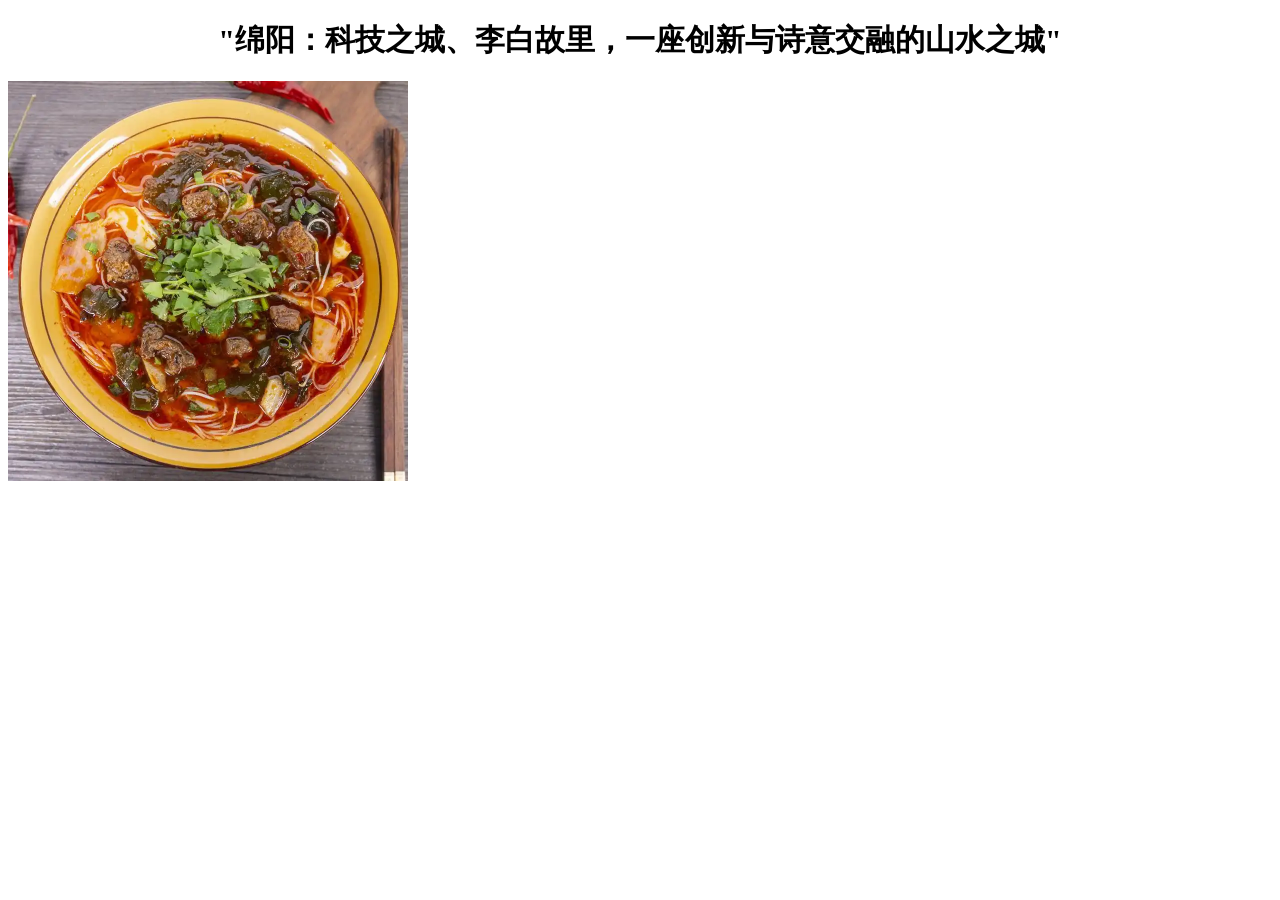
<file: mianyang.html>
<!DOCTYPE html>
<html lang="en">
<head>
    <meta charset="UTF-8">
    <meta name="viewport" content="width=device-width, initial-scale=1.0">
    <title>绵阳科技城</title>
    <style>
        h1{
            font-family: "楷体";
            font-size: 30px;
            text-align: center;
            color: color-mix(in srgb, color percentage, color percentage);
        }
        li{
            list-style: none;
        }
        span{
            
        }
        
    </style>
</head>
<body>
    <h1>"绵阳：科技之城、李白故里，一座创新与诗意交融的山水之城"</h1>
    <div>
        <span ><img src="images/绵阳科技城/米粉.jpg" width="400px"></span>
        <span ></span>
    
    
    </div>
</body>
</html>
</file>
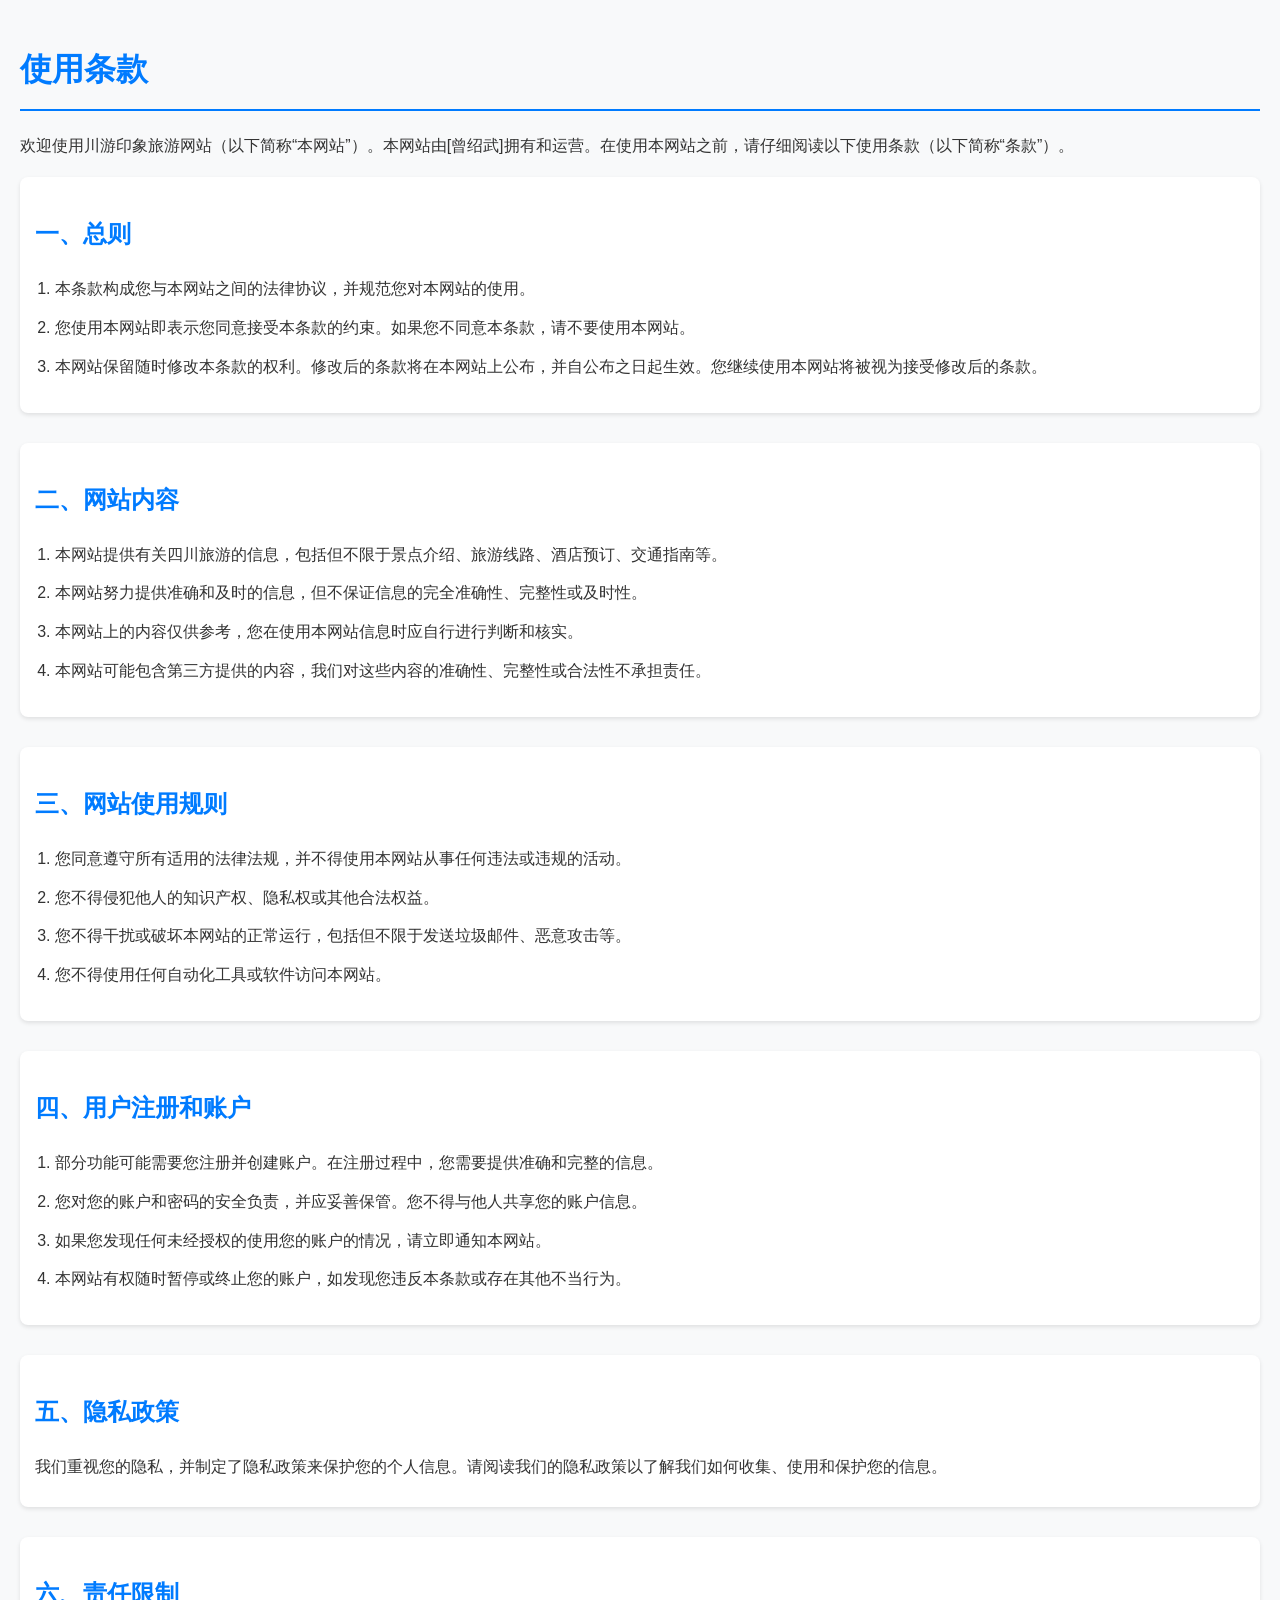
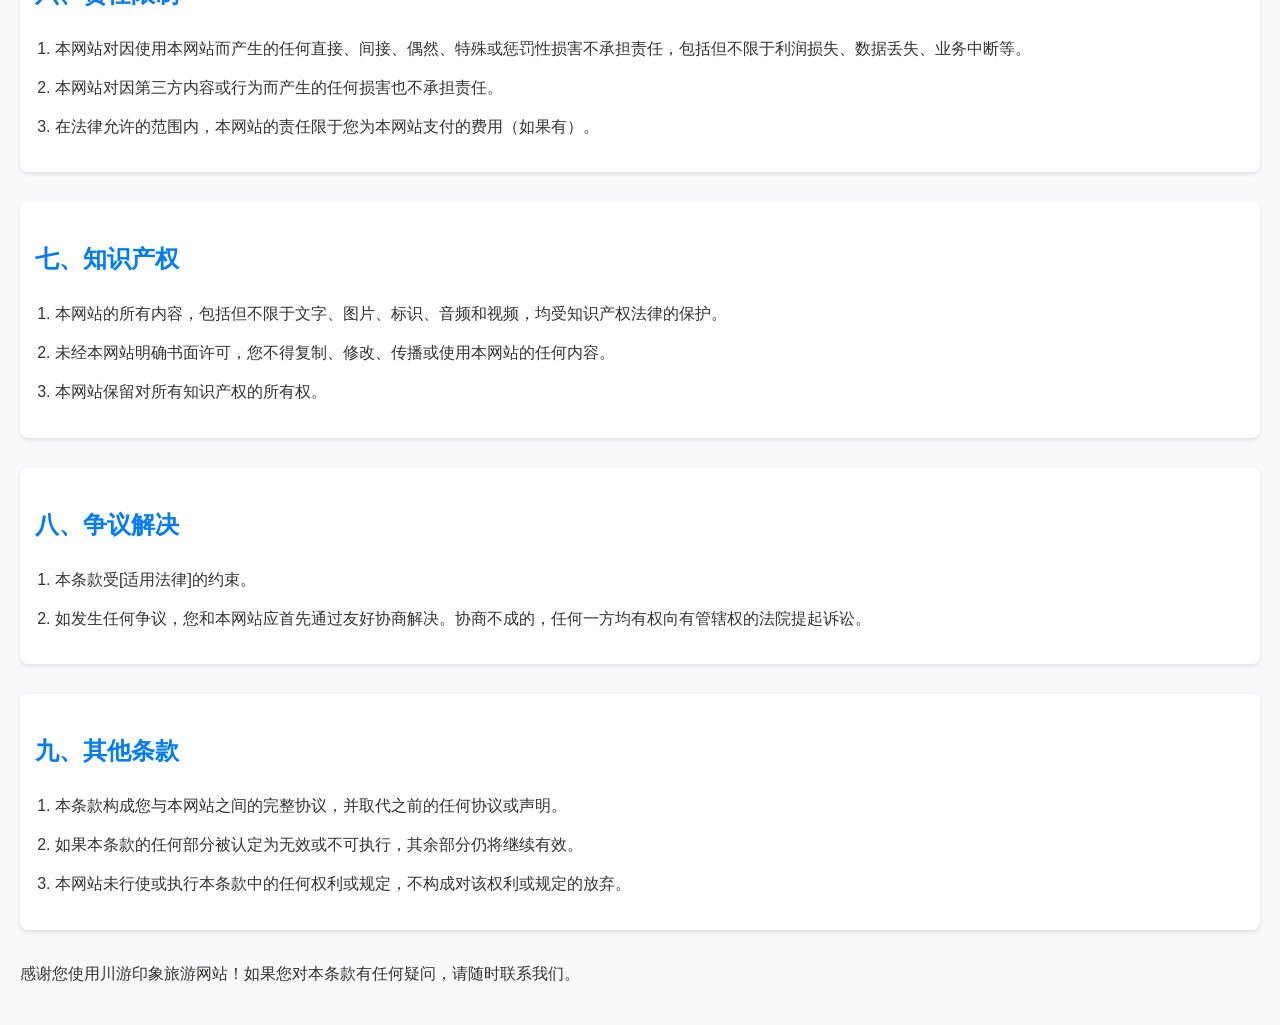
<file: 使用条款.html>
<!DOCTYPE html>
<html lang="zh-CN">
<head>
    <meta charset="UTF-8">
    <meta name="viewport" content="width=device-width, initial-scale=1.0">
    <title>川游印象旅游网站使用条款</title>
    <style>
        body {
            font-family: 'Segoe UI', Tahoma, Geneva, Verdana, sans-serif;
            line-height: 1.8;
            margin: 0;
            padding: 20px;
            background-color: #f8f9fa;
            color: #333;
        }
        h1, h2 {
            color: #007BFF;
        }
        h1 {
            border-bottom: 2px solid #007BFF;
            padding-bottom: 10px;
        }
        .section {
            margin-bottom: 30px;
            padding: 15px;
            background-color: #fff;
            border-radius: 8px;
            box-shadow: 0 2px 4px rgba(0, 0, 0, 0.1);
        }
        .section ol {
            padding-left: 20px;
        }
        .section ol li {
            margin-bottom: 10px;
        }
        .section p {
            margin: 0 0 10px;
        }
    </style>
</head>
<body>
    <h1>使用条款</h1>
    <p>欢迎使用川游印象旅游网站（以下简称“本网站”）。本网站由[曾绍武]拥有和运营。在使用本网站之前，请仔细阅读以下使用条款（以下简称“条款”）。</p>

    <div class="section">
        <h2>一、总则</h2>
        <ol>
            <li>本条款构成您与本网站之间的法律协议，并规范您对本网站的使用。</li>
            <li>您使用本网站即表示您同意接受本条款的约束。如果您不同意本条款，请不要使用本网站。</li>
            <li>本网站保留随时修改本条款的权利。修改后的条款将在本网站上公布，并自公布之日起生效。您继续使用本网站将被视为接受修改后的条款。</li>
        </ol>
    </div>

    <div class="section">
        <h2>二、网站内容</h2>
        <ol>
            <li>本网站提供有关四川旅游的信息，包括但不限于景点介绍、旅游线路、酒店预订、交通指南等。</li>
            <li>本网站努力提供准确和及时的信息，但不保证信息的完全准确性、完整性或及时性。</li>
            <li>本网站上的内容仅供参考，您在使用本网站信息时应自行进行判断和核实。</li>
            <li>本网站可能包含第三方提供的内容，我们对这些内容的准确性、完整性或合法性不承担责任。</li>
        </ol>
    </div>

    <div class="section">
        <h2>三、网站使用规则</h2>
        <ol>
            <li>您同意遵守所有适用的法律法规，并不得使用本网站从事任何违法或违规的活动。</li>
            <li>您不得侵犯他人的知识产权、隐私权或其他合法权益。</li>
            <li>您不得干扰或破坏本网站的正常运行，包括但不限于发送垃圾邮件、恶意攻击等。</li>
            <li>您不得使用任何自动化工具或软件访问本网站。</li>
        </ol>
    </div>

    <div class="section">
        <h2>四、用户注册和账户</h2>
        <ol>
            <li>部分功能可能需要您注册并创建账户。在注册过程中，您需要提供准确和完整的信息。</li>
            <li>您对您的账户和密码的安全负责，并应妥善保管。您不得与他人共享您的账户信息。</li>
            <li>如果您发现任何未经授权的使用您的账户的情况，请立即通知本网站。</li>
            <li>本网站有权随时暂停或终止您的账户，如发现您违反本条款或存在其他不当行为。</li>
        </ol>
    </div>

    <div class="section">
        <h2>五、隐私政策</h2>
        <p>我们重视您的隐私，并制定了隐私政策来保护您的个人信息。请阅读我们的隐私政策以了解我们如何收集、使用和保护您的信息。</p>
    </div>

    <div class="section">
        <h2>六、责任限制</h2>
        <ol>
            <li>本网站对因使用本网站而产生的任何直接、间接、偶然、特殊或惩罚性损害不承担责任，包括但不限于利润损失、数据丢失、业务中断等。</li>
            <li>本网站对因第三方内容或行为而产生的任何损害也不承担责任。</li>
            <li>在法律允许的范围内，本网站的责任限于您为本网站支付的费用（如果有）。</li>
        </ol>
    </div>

    <div class="section">
        <h2>七、知识产权</h2>
        <ol>
            <li>本网站的所有内容，包括但不限于文字、图片、标识、音频和视频，均受知识产权法律的保护。</li>
            <li>未经本网站明确书面许可，您不得复制、修改、传播或使用本网站的任何内容。</li>
            <li>本网站保留对所有知识产权的所有权。</li>
        </ol>
    </div>

    <div class="section">
        <h2>八、争议解决</h2>
        <ol>
            <li>本条款受[适用法律]的约束。</li>
            <li>如发生任何争议，您和本网站应首先通过友好协商解决。协商不成的，任何一方均有权向有管辖权的法院提起诉讼。</li>
        </ol>
    </div>

    <div class="section">
        <h2>九、其他条款</h2>
        <ol>
            <li>本条款构成您与本网站之间的完整协议，并取代之前的任何协议或声明。</li>
            <li>如果本条款的任何部分被认定为无效或不可执行，其余部分仍将继续有效。</li>
            <li>本网站未行使或执行本条款中的任何权利或规定，不构成对该权利或规定的放弃。</li>
        </ol>
    </div>

    <p>感谢您使用川游印象旅游网站！如果您对本条款有任何疑问，请随时联系我们。</p>
</body>
</html>
</file>
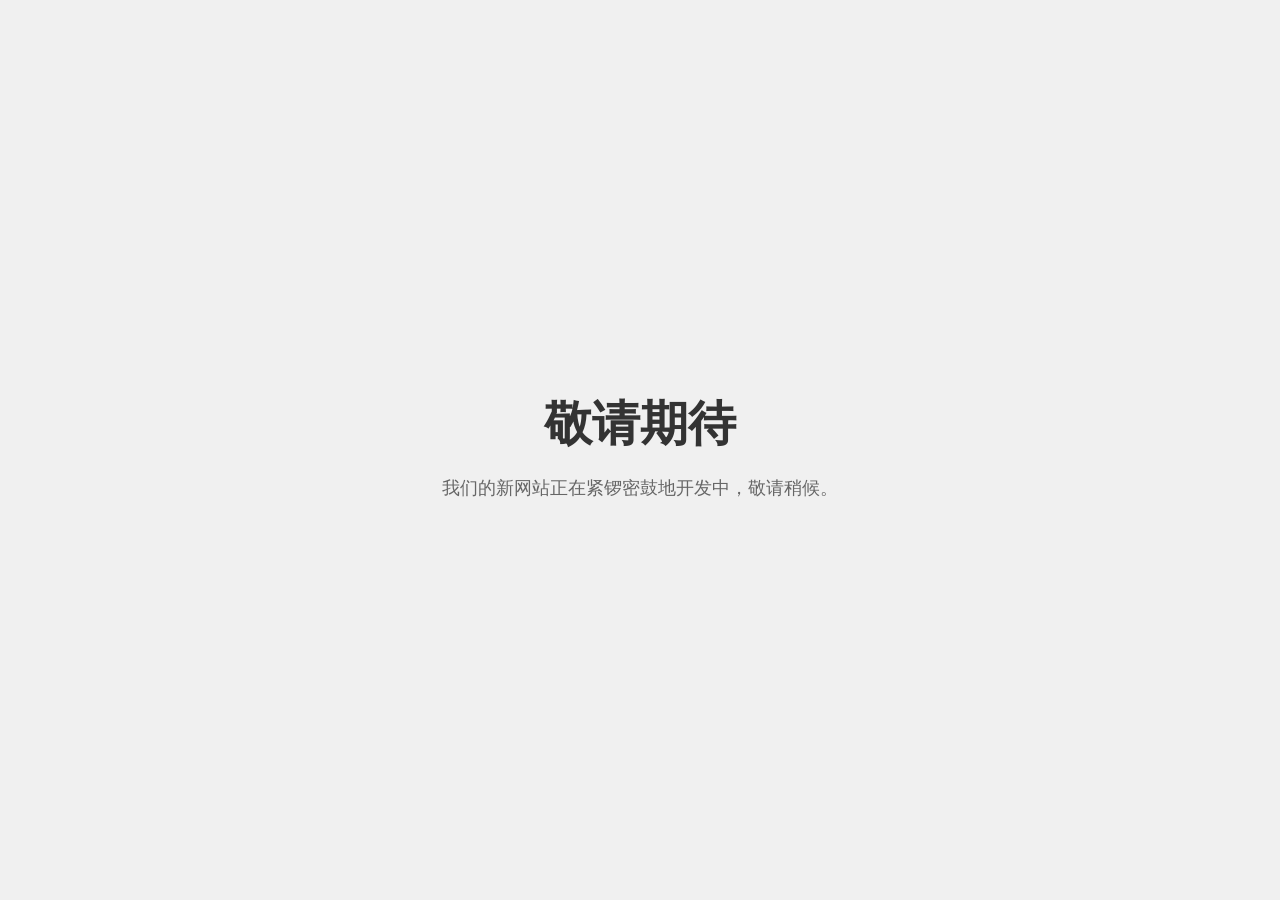
<file: 敬请期待.html>
<!DOCTYPE html>
<html lang="zh">
<head>
    <meta charset="UTF-8">
    <meta name="viewport" content="width=device-width, initial-scale=1.0">
    <title>敬请期待</title>
    <style>
        body {
            font-family: Arial, sans-serif;
            margin: 0;
            padding: 0;
            background-color: #f0f0f0;
            display: flex;
            justify-content: center;
            align-items: center;
            height: 100vh;
            overflow: hidden;
        }

        .container {
            text-align: center;
        }

        h1 {
            color: #333;
            font-size: 48px;
            margin-bottom: 20px;
        }

        p {
            color: #666;
            font-size: 18px;
            margin-bottom: 40px;
        }
    </style>
</head>
<body>
    <div class="container">
        <h1>敬请期待</h1>
        <p>我们的新网站正在紧锣密鼓地开发中，敬请稍候。</p>
    </div>
</body>
</html>
</file>
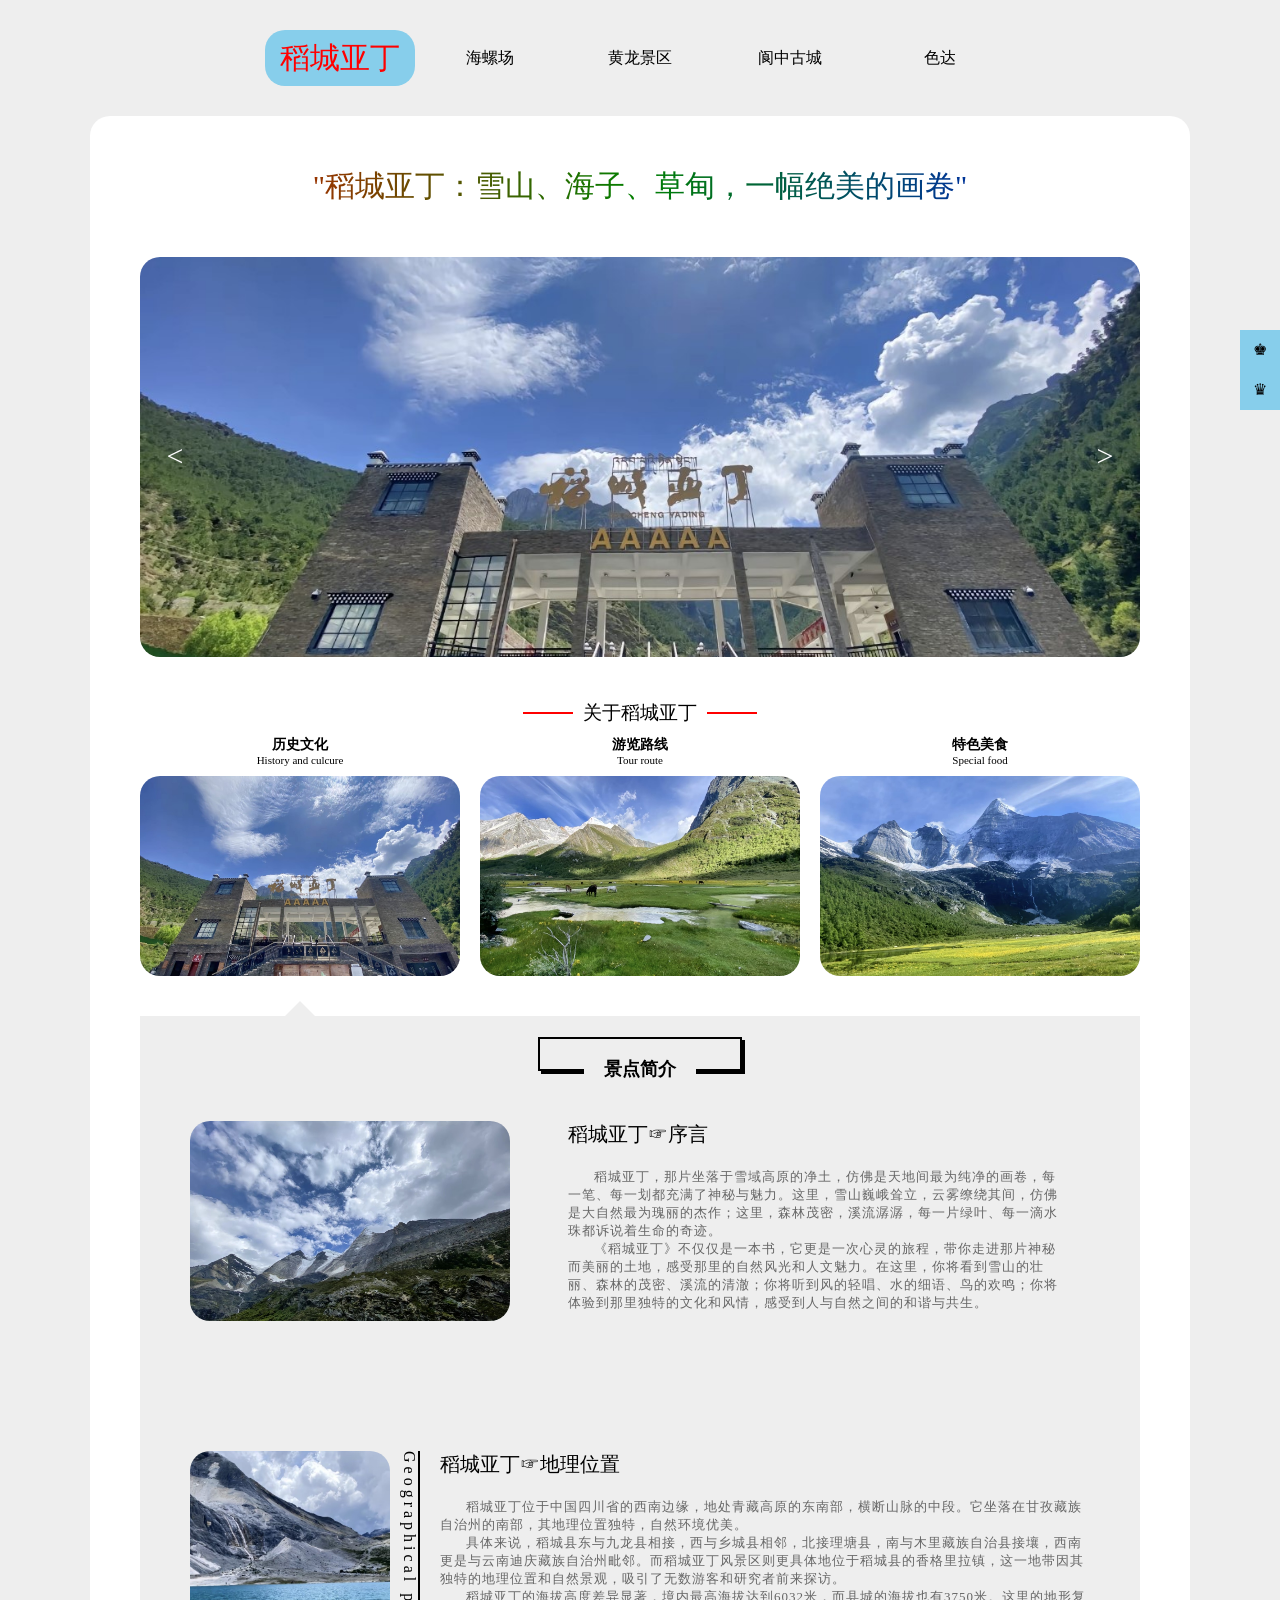
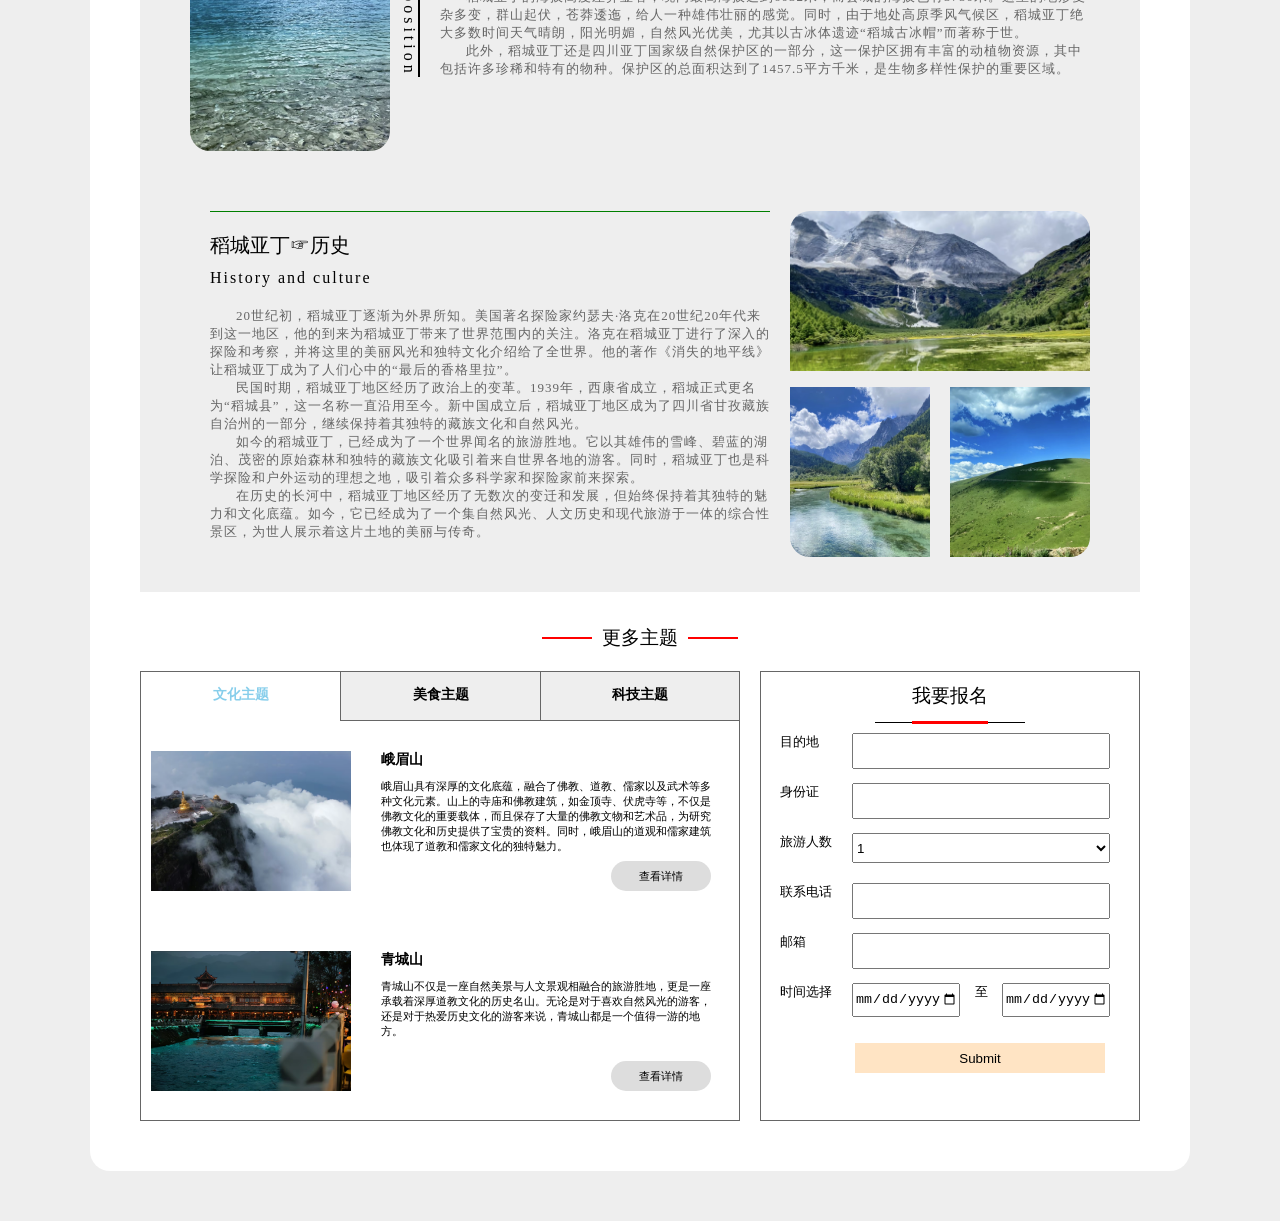
<file: 景点.html>
<!DOCTYPE html>
<html lang="en">
<head>
<meta charset="UTF-8">
<meta name="viewport" content="width=device-width, initial-scale=1.0">
<title>景点</title>
<link rel="stylesheet" href="public-style.css">
<!-- 标题和景点换页 -->
<script>
window.addEventListener("DOMContentLoaded",function(){
var item=document.querySelectorAll(".title-window .item")
var lengthTitle=item[0].offsetWidth
var items=document.querySelector(".title-window .items")
var itemPage=document.querySelectorAll(".page-window .item")
var itemsPage=document.querySelector(".page-window .items")
var lengthPage=itemPage[0].offsetWidth
var index=null

item[0].style.backgroundColor="skyblue"
item[0].style.color="red"
item[0].style.fontSize="30px"

for(var i=0;i<item.length;i++){
item[i].addEventListener("mouseout",function(){
this.style.background=`none`
})
item[i].addEventListener("click",function(i){
item[0].style.background="none"
item[0].style.color="black"
item[0].style.fontSize="15px"
if(index!=null){
index.style.fontSize="15px"
index.style.background="none"
index.style.color="black"
}
index=this
var j
for(j=0;j<item.length;j++){
if(this===item[j])
break
}
move(j)
this.style.fontSize="30px"
this.style.backgroundColor="skyblue"
this.style.color="red"
function move(j){
items.style.transform=`translateX(${300-j*lengthTitle}px)`;
itemsPage.style.transform=`translateX(${-j*lengthPage}px)`;
}
})
}
})
</script>
<!-- 关于XXX换页 -->
<script>
window.addEventListener("DOMContentLoaded",function(){
var item=document.querySelectorAll(".page-window>.items>.item")
for(var i=0;i<10;i++){
new limbo(item[i])
}
function limbo(item){
var contentItems=item.querySelector(".content3 .items")
var imgItem=item.querySelectorAll(".content2 .item")
var img=item.querySelectorAll(".content2 .items .item img")
var index=null
for(var i=0;i<imgItem.length;i++){
imgItem[i].addEventListener("mouseenter",function(){
if(index){
index.style.boxShadow="none"
index.style.transform=`translateY(${0}px)`
}
var j
for(j=0;j<imgItem.length;j++){
if(this==imgItem[j]){
break
}
}
console.log(j)
var x=Math.random()*255
x=Math.floor(x)
var y=Math.random()*255
y=Math.floor(y)
var z=Math.random()*255
z=Math.floor(z)
img[j].style.boxShadow=`10px 5px 5px rgb(${x},${y},${z})`
img[j].style.transform=`translateY(${-10}px)`
contentItems.style.transform=`translateX(${-j*1000}px)`
index=img[j]
})
}
}
})
</script>
<!-- 其它主题 -->
<script>
window.addEventListener("DOMContentLoaded",function(){
var footer=document.querySelector(".footer")
var title=footer.querySelectorAll(".left .title-nav .title")
var items=footer.querySelector(".left .items")
title[0].style.color="skyblue"
title[0].style.borderBottom="none"
title[0].style.backgroundColor="white"
var index=title[0]
for(var i=0;i<title.length;i++){
title[i].addEventListener("mouseenter",function(){
if(index!==null){
index.style.color="black"
index.style.borderBottom="solid 1px"
index.style.backgroundColor="#eee"
}
this.style.color="skyblue"
this.style.borderBottom="none"
this.style.backgroundColor="white"
var j
for(var j=0;j<title.length;j++){
if(this===title[j])
break
}
items.style.transform =`translateX(${-600*j}px)`
index=this
})
}
})
</script>
<!-- 头部轮播图 -->
<script>
window.addEventListener("DOMContentLoaded",function(){
var item=document.querySelectorAll(".page-window>.items>.item")
for(var i=0;i<10;i++){
new limbo(item[i])
}
function limbo(itemx){
var content1=itemx.querySelector(".content1")
var left=itemx.querySelector(".content1  .left")
var right=itemx.querySelector(".content1  .right")
var index=0
var j
for(j=0;j<item.length;j++){
if(item[j]===itemx)
break
}


if(j===0){
left.addEventListener("click",function(){
index--
if(index===0){
index=10
}
content1.style.backgroundImage=`url("images/稻城亚丁/稻城亚丁\ \(${index}\).jpg")`
})
right.addEventListener("click",function(){
index++
if(index===10){
index=1
}
content1.style.backgroundImage=`url("images/稻城亚丁/稻城亚丁\ \(${index}\).jpg")`
})   
setInterval(function(){
index++
if(index===10){
index=1
}
content1.style.backgroundImage=`url("images/稻城亚丁/稻城亚丁\ \(${index}\).jpg")`},3000)


}else if(j===1){
left.addEventListener("click",function(){
index--
if(index===0){
index=10
}
content1.style.backgroundImage=`url("images/海螺沟/海螺沟\ \(${index}\).jpg")`
})
right.addEventListener("click",function(){
index++
if(index===10){
index=1
}
content1.style.backgroundImage=`url("images/海螺沟/海螺沟\ \(${index}\).jpg")`
})   
setInterval(function(){
index++
if(index===10){
index=1
}
content1.style.backgroundImage=`url("images/海螺沟/海螺沟\ \(${index}\).jpg")`},3000)


}else if(j===2){
left.addEventListener("click",function(){
index--
if(index===0){
index=10
}
content1.style.backgroundImage=`url("images/黄龙景区/黄龙景区\ \(${index}\).jpg")`
})
right.addEventListener("click",function(){
index++
if(index===10){
index=1
}
content1.style.backgroundImage=`url("images/黄龙景区/黄龙景区\ \(${index}\).jpg")`
})   
setInterval(function(){
index++
if(index===10){
index=1
}
content1.style.backgroundImage=`url("images/黄龙景区/黄龙景区\ \(${index}\).jpg")`},3000)


}else if(j===3){
left.addEventListener("click",function(){
index--
if(index===0){
index=10
}
content1.style.backgroundImage=`url("images/阆中古城/阆中古城\ \(${index}\).jpg")`
})
right.addEventListener("click",function(){
index++
if(index===10){
index=1
}
content1.style.backgroundImage=`url("images/阆中古城/阆中古城\ \(${index}\).jpg")`
})   
setInterval(function(){
index++
if(index===10){
index=1
}
content1.style.backgroundImage=`url("images/阆中古城/阆中古城\ \(${index}\).jpg")`},3000)


}else if(j===4){
left.addEventListener("click",function(){
index--
if(index===0){
index=10
}
content1.style.backgroundImage=`url("images/色达/色达\ \(${index}\).jpg")`
})
right.addEventListener("click",function(){
index++
if(index===10){
index=1
}
content1.style.backgroundImage=`url("images/色达/色达\ \(${index}\).jpg")`
})   
setInterval(function(){
index++
if(index===10){
index=1
}
content1.style.backgroundImage=`url("images/色达/色达\ \(${index}\).jpg")`},3000)


}else if(j===5){
left.addEventListener("click",function(){
index--
if(index===0){
index=10
}
content1.style.backgroundImage=`url("images/泸沽湖/泸沽湖\ \(${index}\).jpg")`
})
right.addEventListener("click",function(){
index++
if(index===10){
index=1
}
content1.style.backgroundImage=`url("images/泸沽湖/泸沽湖\ \(${index}\).jpg")`
})   
setInterval(function(){
index++
if(index===10){
index=1
}
content1.style.backgroundImage=`url("images/泸沽湖/泸沽湖\ \(${index}\).jpg")`},3000)


}else if(j===6){
left.addEventListener("click",function(){
index--
if(index===0){
index=10
}
content1.style.backgroundImage=`url("images/蜀南竹海/蜀南竹海\ \(${index}\).jpg")`
})
right.addEventListener("click",function(){
index++
if(index===10){
index=1
}
content1.style.backgroundImage=`url("images/蜀南竹海/蜀南竹海\ \(${index}\).jpg")`
})   
setInterval(function(){
index++
if(index===10){
index=1
}
content1.style.backgroundImage=`url("images/蜀南竹海/蜀南竹海\ \(${index}\).jpg")`},3000)


}else if(j===7){
left.addEventListener("click",function(){
index--
if(index===0){
index=10
}
content1.style.backgroundImage=`url("images/碧峰峡/碧峰峡\ \(${index}\).jpg")`
})
right.addEventListener("click",function(){
index++
if(index===10){
index=1
}
content1.style.backgroundImage=`url("images/碧峰峡/碧峰峡\ \(${index}\).jpg")`
})   
setInterval(function(){
index++
if(index===10){
index=1
}
content1.style.backgroundImage=`url("images/碧峰峡/碧峰峡\ \(${index}\).jpg")`},3000)


}else if(j===8){
left.addEventListener("click",function(){
index--
if(index===0){
index=10
}
content1.style.backgroundImage=`url("images/剑门关/剑门关\ \(${index}\).jpg")`
})
right.addEventListener("click",function(){
index++
if(index===10){
index=1
}
content1.style.backgroundImage=`url("images/剑门关/剑门关\ \(${index}\).jpg")`
})   
setInterval(function(){
index++
if(index===10){
index=1
}
content1.style.backgroundImage=`url("images/剑门关/剑门关\ \(${index}\).jpg")`},3000)


}else{
var limbo=left.addEventListener("click",function(){
index--
if(index===0){
index=10
}
content1.style.backgroundImage=`url("images/理塘/理塘\ \(${index}\).jpg")`
})
right.addEventListener("click",function(){
index++
if(index===10){
index=1
}
content1.style.backgroundImage=`url("images/理塘/理塘\ \(${index}\).jpg")`
})   
setInterval(function(){
index++
if(index===10){
index=1
}
content1.style.backgroundImage=`url("images/理塘/理塘\ \(${index}\).jpg")`},3000)
}
}

})
</script>
<style>
.wrapper{
margin: 0 auto;
width: 1100px;
}
.wrapper2{
margin: 0 auto;
width: 1000px;
}
ul,li{
list-style: none;
margin: 0;
padding: 0;
}
body{
background-color: #eee;
}
.title-window{
margin-top: 30px;
overflow: hidden;
width:750px;
}
.title-window .items{
transition: all 0.5s;
display: flex;
justify-content: space-between;
text-align: center;
width: 1500px;
}
.title-window .items .item{
padding: 3px;
border-radius: 20px;
transition: all 0.3s;
cursor: pointer;
width:150px;
height: 50px;
line-height: 50px;
}
.page-window{
border-radius: 20px 20px 0 0;
background-color: white;
overflow: hidden;
margin-top: 30px;

}
.page-window>.items{
transition: all 0.5s;
width: 11000px;
display: flex;
justify-content: space-between;
}
.page-window>.items>.item{
width: 1100px;
}
.page-window>.items>.item>.title{
background: linear-gradient(to right,red,green,blue);
-webkit-background-clip: text;
-webkit-text-fill-color: transparent;
text-align: center;
margin-top: 50px;
font-weight:300;
font-size: 30px;
font-family: "楷体";
}
.content1{
width: 1000px;
margin: 0 auto;
position: relative;
margin-top: 50px;
height: 400px;
transition: all 0.4s;
border-radius: 20px;
background-image: url("相册-img/相册\ \(13\).png");
background-position: 90%;
background-size: cover;
}
.content1  .left{
cursor: pointer;
left: 10px;
}
.content1  .right{
right: 10px;
cursor: pointer;
}
.content1 .direction{
text-align: center;
height: 50px;
width: 50px;
font-size: 30px;
line-height: 48px;
border-radius: 50%;
position: absolute;
top: 0;
bottom: 0;
margin: auto 0;
color: white;
}
.content1 .direction:hover{
background-color: rgba(245, 245, 245,0.5);
}
.content2{
text-align: center;
}
.content2>.title{
margin: 10px 0;
}
.content2>.title::before,.content2>.title::after{
content: "";
display: inline-block;
width: 50px;
height: 50px;
margin: 0 10px;
position: relative;
bottom: 5px;
border-bottom: solid 2px rgb(255, 0, 0);
}

.content2 .items{
display: flex;
justify-content: space-between;
}
.content2 .items .item{
width: 320px;
}
.content2 .items .item img{

transition: all 0.5s;
border-radius: 20px;
margin-top: 10px;
width: 320px;
height: 200px;
object-fit: cover;
display: block;
cursor: pointer;
}
.content3 .window{
margin-top: 10px;
overflow: hidden;
}
.content3 .items{
transition: all 0.5s;
display: flex;
justify-content: space-between;
width: 3000px;
}
.content3 .items .item{
width: 1000px;
}
.content3 .items .item>.head{
width: 10px;
height: 10px;
background-color: white;
box-sizing: border-box;
border: solid 15px white;
border-bottom:solid 15px #eee;
}
.content3 .items .item1>.head{
margin-left: 145px;
}
.content3 .items .item2>.head{
margin-left: 485px;
}
.content3 .items .item3>.head{
margin-left: 855px;
}
.content3 .items .item>.tem{
box-sizing: border-box;
background-color: #eee;
width: 1000px;
border: 1px solid transparent;
position: relative;
}
.content3 .items .item1 .introduce .left{
box-sizing: border-box;
padding: 20px 0;
}
.content3 .items .item1 .introduce .left img{
object-fit: cover;
border-radius: 20px;
width: 320px;
height: 200px;
}
.content3 .items .item1 .introduce .right .title{
font-size: 20px;
font-weight: 400;
}
.content3 .items .item1 .introduce .content{
width: 900px;
margin: 0 auto;
display: flex;
}
.content3 .items .item1 .introduce .content .left{
width: 400px;
height: 300px;
}
.content3 .items .item1 .introduce .content .right{
box-sizing: border-box;
padding: 20px;
width: 600px;
height: 300px;
}
.content3 .items .item1 .introduce .content .right .text{
margin-top: 20px;
font-size: 13px;
letter-spacing: 1px;
font-weight: 400;
color: #666;
}
.content3 .items .item1 .where{
width: 900px;
margin: 0 auto;
margin-top: 30px;
display: flex;
}
.content3 .items .item1 .where .left{
height: 350px;
width: 200px;
}
.content3 .items .item1 .where .left img{
border-radius: 20px;
height: 300px;
width: 200px;
object-fit: cover;
position: relative;
top: 20px;
}
.content3 .items .item1 .where .right{
height: 300px;
width: 700px;
}
.content3 .items .item1 .where .right .English{
letter-spacing: 4px;
transform-origin: 0% 0%;
display: inline-block;
margin-left: 30px;
transform: rotateZ(90deg);
border-top: solid 2px;
position: relative;
top: 20px;
}
.content3 .items .item1 .where .right .title{
font-size: 20px;
font-weight: 400;
padding-left: 50px;
}
.content3 .items .item1 .where .right .text{
margin-top: 20px;
font-size: 13px;
letter-spacing: 1px;
font-size: 400;
padding-left: 50px;
color: #666;
}
.content3 .items .item1 .history{
margin: 0 auto;
margin-bottom: 30px;
width: 900px;
margin-top: 30px;
display: flex;
}
.content3 .items .item1 .history .left{
box-sizing: border-box;
padding: 0 20px;
height: 350px;
width: 600px;
}
.content3 .items .item1 .history .left .title{
border-top: solid 1px green;
padding: 20px 0 10px 0;
font-size: 20px;
font-weight: 400;
}
.content3 .items .item1 .history .left .English{
letter-spacing: 2px;
}
.content3 .items .item1 .history .left .text{
margin-top: 20px;
font-size: 13px;
letter-spacing: 1px;
font-size: 400;
color: #666;
}
.content3 .items .item1 .history .right{
height: 350px;
width: 300px;
display: flex;
flex-wrap: wrap;
justify-content: space-between;
align-content: space-between;
}
.content3 .items .item1 .history .right .img1{
width: 300px;
height: 160px;
}
.content3 .items .item1 .history .right .img1 img{
border-radius: 20px 20px 0 0;
width: 300px;
height: 160px;
object-fit: cover;
}
.content3 .items .item1 .history .right .img2{
width: 140px;
height: 170px;
}
.content3 .items .item1 .history .right .img2 img{
border-radius: 0 0 0 20px;
width: 140px;
height: 170px;
object-fit: cover;
}
.content3 .items .item1 .history .right .img3 img{
border-radius: 0 0 20px 0;
width: 140px;
height: 170px;
object-fit: cover;
}
.content3 .items .item2 .first{
width: 10px;
height: 10px;
background-color: skyblue;
position: absolute;
left:95px;
top: 70px;
border-radius: 50%;
}
.content3 .items .item2 .last{
width: 10px;
height: 10px;
background-color: skyblue;
position: absolute;
left:95px;
bottom: 16px;
box-sizing: border-box;
border: solid 5px #eee;
border-right: solid 10px skyblue;
}
.content3 .items .item2 .content{
width: 800px;
margin: 0 auto;
display: flex;
justify-content: space-between;
border-bottom: dashed 2px skyblue;
}
.content3 .items .item2 .content .img{
height: 250px;
width: 350px;
background-size: cover;
box-sizing: border-box;
}
.content3 .items .item2 .content img{
display: block;
width: 250px;
height: 200px;
object-fit: cover;
margin: 0 auto;
margin-top: 20px;
border-radius: 20px;
}
.content3 .items .item2 .content:nth-child(-n+2){
margin-top: 20px;
}
.content3 .items .item2 .content:nth-last-child(-n+2){
margin-bottom: 20px;
}
.content3 .items .item2 .content .img:nth-child(n){
border-left: dashed 2px skyblue;
}
.content3 .items .item2 .content .img:nth-child(2n){
border-right: dashed 2px skyblue;
border-left: none;
}
.content3 .items .item2 .content .container{
box-sizing: border-box;
height: 250px;
width: 550px;
padding: 10px 20px;
}
.content3 .items .item2 .content .container .title{
margin-top: 20px;
font-size: 18px;
font-weight: 400;
border-bottom: solid 2px skyblue;
display: inline-block;
padding-bottom: 5px;
}
.content3 .items .item2 .content .container .text{
color: #666;
margin-top: 20px;
font-size: 13px;
font-weight: 400;
}
.content3 .items .item3 .content{
margin: 0 auto;
width: 900px;
height: 200px;
display: flex;
}
.content3 .items .item3 .content .left{
width: 300px;
height: 200px;
border-right: solid 1px #666;
}
.content3 .items .item3 .content .right{
width: 600px;
height: 200px;
box-sizing: border-box;
padding: 20px;
}
.content3 .items .item3 .content .right::after{
content: "";
display: block;
width: 10px;
height: 10px;
background-color: #666;
border-radius: 50%;
position: relative;
bottom: 60px;
right: 25px;
}
.content3 .items .item3 .content .left img{
width: 280px;
height: 150px;
object-fit: cover;
border-radius: 20px;
}
.content3 .items .item3 .content .right .title{
font-size: 18px;
font-weight: 400;
}
.content3 .items .item3 .content .right .text{
color: #666;
margin-top: 10px;
font-size: 13px;
letter-spacing: 1px;
font-weight: 400;
}
.footer{
margin-bottom: 50px;
border-radius: 0 0 20px 20px;
text-align: center;
background-color: white;
padding-bottom: 50px;
}
.footer>.title{
margin-bottom: 20px;
}
.footer .tem{
display:flex;
justify-content:space-between;
}
.footer .tem .left{
width: 600px;
}
.footer .tem .left .title-nav{
display: flex;
width: 600px;
height: 50px;
}
.footer .tem .left .title-nav>.title{
cursor: pointer;
width: 200px;
height: 50px;
border: solid 1px #666;
box-sizing: border-box;
line-height: 45px;
background-color: #eee;
}
.footer .tem .left .title-nav .title:nth-child(-n+2){
margin-right: -1px;
width: 201px;
}
.footer .tem .left .window{
width: 600px;
height: 400px;
border: solid 1px #666;
box-sizing: border-box;
border-top : none;
overflow: hidden;
}
.footer .tem>.left .window .items{
transition: all 1s;
width: 1800px;
height: 400px;
display: flex;
}
.footer .tem>.left .window .items .item{
width: 600px;
height: 400px;
}

.footer .tem>.left .content{
display: flex;
width: 600px;
height: 200px;
}
.footer .tem>.left .content .left{
width: 200px;
height: 140px; 
margin-top: 30px;
margin-left: 10px;
}
.footer .tem>.left .content .left img{
width: 200px;
height: 140px; 
object-fit: cover;
}
.footer .tem>.left .content .right{
position: relative;
text-align: left;
width: 400px;
height: 140px;
padding: 30px; 
}.footer .tem>.left .content .right .title{
margin-bottom: 10px;
}
.footer .tem>.left .content .right .button{
position: absolute;
right: 30px;
bottom: 30px;
display: block;
width: 100px;
height: 30px;
line-height: 30px;
background-color: #ddd;
text-align: center;
border-radius: 20px;
}
.footer .tem>.left .content .right .button:hover{
color: white;
background-color: black;
}
.footer .tem>.right{
text-align: center;
width: 380px;
height: 450px;
box-sizing: border-box;
border: solid 1px #666;
}
.footer .tem>.right .title{
width: 150px;
margin: 0 auto;
height: 50px;
line-height: 50px;
border-bottom: solid 1px;
}
.footer .tem>.right .title .tem{
display: inline-block;
text-align: center;
margin: 0 auto;
border-bottom: solid 3px red;
position: relative;
bottom: 1px;
}
.footer .tem>.right input{
outline: none;
width: 250px;
position: absolute;
right: 10px;
height: 30px;
}
.footer .tem>.right select{
outline: none;
width: 258px;
position: absolute;
right: 10px;
height: 30px;
}
.footer .tem>.right .first{

width: 103px;
right: 160px;
}
.footer .tem>.right .last{
width: 103px;
}
.footer .tem>.right .item{
font-size:13px;
margin: 0 auto;
margin-top: 10px;
height: 40px;
text-align: left;
width: 340px;
position: relative;
}
.footer .tem>.right .item span{
position: relative;
left: 140px;
}
.footer .tem>.right .submit{
position: relative;
left: 30px;
top: 20px;
background-color: bisque;
border: none;
}
.footer .tem>.right .submit:hover{
background-color: red;
color: white;
}
</style>
</head>
<body>
<div class="main-header">
<div class="item item1">
<a href="index.html" class="title">首页</a>
<div class="icon">&#9818;</div>
</div>
<div class="item item2">
<a href="景点.html" class="title">景点</a>
<div class="icon">&#9819;</div>
</div>
</div>
<div class="title-window wrapper">
<ul class="items">
<li class="item itemfirst">稻城亚丁</li>
<li class="item">海螺场</li>
<li class="item">黄龙景区</li>
<li class="item">阆中古城</li>
<li class="item">色达</li>
<li class="item">泸沽湖</li>
<li class="item">蜀南竹海</li>
<li class="item">碧峰峡</li>
<li class="item">剑门关</li>
<li class="item itemlast">理塘</li>
</ul>
</div>
<div class="page-window wrapper">
<ul class="items">
<li class="item">
<div class="title">"稻城亚丁：雪山、海子、草甸，一幅绝美的画卷"</div>
<div class="content1">
<div class="direction left">&lt;</div>
<div class="direction right">&gt;</div>
</div>
<div class="content2 wrapper2">
<div class="title sizeof3">关于稻城亚丁</div>
<ul class="items">
<li class="item">
<div class="title sizeof1">历史文化</div>
<div class="English sizeof2">History and culcure</div>
<div class="img"><img src="images/稻城亚丁/稻城亚丁 (1).jpg" alt=""></div>
</li>
<li class="item">
<div class="title sizeof1">游览路线</div>
<div class="English sizeof2">Tour route</div>
<div class="img"><img src="images/稻城亚丁/稻城亚丁 (2).jpg" alt=""></div>
</li>
<li class="item">
<div class="title sizeof1">特色美食</div>
<div class="English sizeof2">Special food</div>
<div class="img"><img src="images/稻城亚丁/稻城亚丁 (3).jpg" alt=""></div>
</li>
</ul>
</div>
<div class="content3 wrapper2">
<div class="window">
<ul class="items">


<li class="item item1">
<div class="head"></div>
<div class="tem">
<div class="introduce">
<div class="butiful-title butiful-title1"></div>
<div class="content">
<div class="left"><img src="images/稻城亚丁/稻城亚丁 (4).jpg" alt=""></div>
<div class="right">
<div class="title">稻城亚丁&#9758;序言</div>
<div class="text"><p>稻城亚丁，那片坐落于雪域高原的净土，仿佛是天地间最为纯净的画卷，每一笔、每一划都充满了神秘与魅力。这里，雪山巍峨耸立，云雾缭绕其间，仿佛是大自然最为瑰丽的杰作；这里，森林茂密，溪流潺潺，每一片绿叶、每一滴水珠都诉说着生命的奇迹。</p>
  <p>《稻城亚丁》不仅仅是一本书，它更是一次心灵的旅程，带你走进那片神秘而美丽的土地，感受那里的自然风光和人文魅力。在这里，你将看到雪山的壮丽、森林的茂密、溪流的清澈；你将听到风的轻唱、水的细语、鸟的欢鸣；你将体验到那里独特的文化和风情，感受到人与自然之间的和谐与共生。</p></div>
</div>
</div>
</div>
<div class="where">
<div class="left"><img src="images/稻城亚丁/稻城亚丁 (5).jpg" alt=""></div>
<div class="right">
<div class="English">Geographical position</div>
<div class="title">稻城亚丁&#9758;地理位置</div>
<div class="text"><p>稻城亚丁位于中国四川省的西南边缘，地处青藏高原的东南部，横断山脉的中段。它坐落在甘孜藏族自治州的南部，其地理位置独特，自然环境优美。</p>

<p>具体来说，稻城县东与九龙县相接，西与乡城县相邻，北接理塘县，南与木里藏族自治县接壤，西南更是与云南迪庆藏族自治州毗邻。而稻城亚丁风景区则更具体地位于稻城县的香格里拉镇，这一地带因其独特的地理位置和自然景观，吸引了无数游客和研究者前来探访。</p>

<p>稻城亚丁的海拔高度差异显著，境内最高海拔达到6032米，而县城的海拔也有3750米。这里的地形复杂多变，群山起伏，苍莽逶迤，给人一种雄伟壮丽的感觉。同时，由于地处高原季风气候区，稻城亚丁绝大多数时间天气晴朗，阳光明媚，自然风光优美，尤其以古冰体遗迹“稻城古冰帽”而著称于世。</p>

<p>此外，稻城亚丁还是四川亚丁国家级自然保护区的一部分，这一保护区拥有丰富的动植物资源，其中包括许多珍稀和特有的物种。保护区的总面积达到了1457.5平方千米，是生物多样性保护的重要区域。</p></div>
</div>
</div>
<div class="history">
<div class="left">
<div class="title">稻城亚丁&#9758;历史</div>
<div class="English">History and culture</div>
<div class="text"><p>20世纪初，稻城亚丁逐渐为外界所知。美国著名探险家约瑟夫·洛克在20世纪20年代来到这一地区，他的到来为稻城亚丁带来了世界范围内的关注。洛克在稻城亚丁进行了深入的探险和考察，并将这里的美丽风光和独特文化介绍给了全世界。他的著作《消失的地平线》让稻城亚丁成为了人们心中的“最后的香格里拉”。</p>

<p>民国时期，稻城亚丁地区经历了政治上的变革。1939年，西康省成立，稻城正式更名为“稻城县”，这一名称一直沿用至今。新中国成立后，稻城亚丁地区成为了四川省甘孜藏族自治州的一部分，继续保持着其独特的藏族文化和自然风光。</p>

<p>如今的稻城亚丁，已经成为了一个世界闻名的旅游胜地。它以其雄伟的雪峰、碧蓝的湖泊、茂密的原始森林和独特的藏族文化吸引着来自世界各地的游客。同时，稻城亚丁也是科学探险和户外运动的理想之地，吸引着众多科学家和探险家前来探索。</p>

<p>在历史的长河中，稻城亚丁地区经历了无数次的变迁和发展，但始终保持着其独特的魅力和文化底蕴。如今，它已经成为了一个集自然风光、人文历史和现代旅游于一体的综合性景区，为世人展示着这片土地的美丽与传奇。</p></div>
</div>
<div class="right">
<div class="img1"><img src="images/稻城亚丁/稻城亚丁 (6).jpg" alt=""></div>
<div class="img2"><img src="images/稻城亚丁/稻城亚丁 (7).jpg" alt=""></div>
<div class="img3"><img src="images/稻城亚丁/稻城亚丁 (8).jpg" alt=""></div>
</div>
</div>
</div>
</li>


<li class="item item2">
<div class="head"></div>
<div class="tem">
<div class="butiful-title butiful-title2"></div>
<div class="first"></div>
<div class="content">
<div class="img img1">
<img src="images/稻城亚丁/稻城亚丁 (9).jpg" alt="">
</div>
<div class="container">
<div class="title">第一天：抵达稻城，适应高原气候</div>
<div class="text">早上抵达稻城县城，可以先在县城内稍作休息，适应一下高原的气候。这里海拔相对较高，初到高原的朋友可能会有些不适，所以建议不要剧烈运动，慢慢行走，让身体逐渐适应。午餐后，可以前往附近的捧河景区，欣赏神秘的峡谷、沼泽、湿地和苍翠的森林，感受大自然的魅力。</div>          
</div>
</div>
<div class="content">
<div class="container">
<div class="title right">第二天：游览亚丁景区短线，体验自然之美</div>
<div class="text">早餐后，乘坐大巴前往亚丁景区。首先游览短线景点，包括冲古草甸、冲古寺和珍珠海。冲古草甸是由草地、森林、小溪组成的天然盆景，牦牛在此悠闲吃草，与周围环境和谐共生。沿指示牌前行，便可到达冲古寺，虽然寺院已遭破坏，但仍能感受到其历史的厚重感。从冲古寺出发，步行约半小时即可抵达珍珠海，湖面呈蓝绿色，波光粼粼，是拍摄仙乃日倒影和日落的绝佳地点。</div>  
</div>
<div class="img img2">
<img src="images/稻城亚丁/稻城亚丁 (10).jpg" alt="">
</div>
</div>
<div class="content">
<div class="img img3">
<img src="images/稻城亚丁/稻城亚丁 (7).jpg" alt="">
</div>
<div class="container">
<div class="title">第三天：征服亚丁景区长线，领略雪山湖泊的壮丽</div>
<div class="text">今天将挑战亚丁景区的长线景点，包括洛绒牛场、牛奶海和五色海。洛绒牛场海拔4150米，被三座神山环绕，是观赏雪山的绝佳位置。贡嘎河从草场穿梭而过，林间溪流潺潺，与牧场木屋交相辉映，构成了一幅原始而美丽的画面。继续前行，将抵达牛奶海和五色海，这两个高山湖泊宛如明珠镶嵌在雪山之间，湖水清澈，景色壮美，让人流连忘返。</div>  
</div>
</div>
<div class="content">
<div class="container">
<div class="title right">第五天：离开稻城，留下美好回忆</div>
<div class="text">在离开稻城之前，可以在县城内逛逛，购买一些当地的特色纪念品，如藏族手工艺品、高原特产等。午餐后，乘坐返程交通工具离开稻城，结束这次难忘的稻城亚丁之旅。在回家的路上，回味着这几天的美好时光，相信你会对稻城亚丁的美景和人文历史留下深刻的印象。</div>  
</div>
<div class="img img4">
<img src="images/稻城亚丁/稻城亚丁 (8).jpg" alt="">
</div>
</div>
<div class="last"></div>
</div>
</li>


<li class="item item3">
<div class="head"></div>
<div class="tem">
<div class="butiful-title butiful-title3"></div>
<div class="content">
<div class="left">
<img src="images/稻城亚丁/青稞酒 (1).jpg.jpg" alt="">
</div>
<div class="right">
<div class="title">青稞酒</div>
<div class="text">这是藏族人民最喜爱的饮品之一，用青藏高原出产的青稞酿造而成。青稞酒带有淡淡的清香味，口感回甘，而且富含钙、铁、磷等多种微量元素，不仅美味，还对身体有益。</div>
</div>
</div>
<div class="content">
<div class="left"><img src="images/稻城亚丁/酥油茶 (2).jpg.jpg" alt=""></div>
<div class="right">
<div class="title">酥油茶</div>
<div class="text">酥油茶是藏族人民的日常饮品，茶汁浓醇，酥油则提供充足的热量，非常适合高寒地区饮用。酥油茶不仅能生津止渴，还能御寒保暖，是高原生活不可或缺的一部分。</div> 
</div>
</div>
<div class="content">
<div class="left"><img src="images/稻城亚丁/风干牦牛肉 (3).jpg.jpg" alt=""></div>
<div class="right">
<div class="title">风干牦牛肉</div>
<div class="text">牦牛是高原的特有物种，其肉质鲜美，营养丰富。经过风干处理的牦牛肉，肉质更加酥松，口感独特，是藏族人民喜爱的美食之一。</div>
</div>
</div>
<div class="content">
<div class="left"><img src="images/稻城亚丁/稻城松茸炖鸡 (4).jpg.jpg" alt=""></div>
<div class="right">
<div class="title">稻城松茸炖鸡</div>
<div class="text">这是一道极具特色的高原佳肴。松茸作为珍贵的菌类食材，与高原土鸡一同炖煮，鸡汤中既有鸡肉的鲜甜，又有松茸的淡淡药香，营养价值极高，是稻城亚丁不可多得的美味。</div>
</div>
</div>
<div class="content">
<div class="left"><img src="images/稻城亚丁/糍粑 (5).jpg.jpg" alt=""></div>
<div class="right">
<div class="title">糌粑</div>
<div class="text">这是藏族牧民的传统主食，由青稞或豌豆炒熟后磨成面粉制成。糌粑口感软糯、筋道，可以与酥油茶、奶渣、糖等搭配食用，是高原生活中不可或缺的食物。</div>
</div>
</div>

</div>
</li>
</ul>
</div>
</div>
</li>
<li class="item">
<div class="title">"四川海螺场：海洋生态与美食文化的完美融合"</div>
<div class="content1">
<div class="direction left">&lt;</div>
<div class="direction right">&gt;</div>
</div>
<div class="content2 wrapper2">
<div class="title sizeof3">关于海螺场</div>
<ul class="items">
<li class="item">
<div class="title sizeof1">历史文化</div>
<div class="English sizeof2">History and culcure</div>
<div class="img"><img src="images/海螺沟/海螺沟 (1).jpg" alt=""></div>
</li>
<li class="item">
<div class="title sizeof1">游览路线
</div>
<div class="English sizeof2">Tour route</div>
<div class="img"><img src="images/海螺沟/海螺沟 (2).jpg" alt=""></div>
</li>
<li class="item">
<div class="title sizeof1">特色美食</div>
<div class="English sizeof2">Special food</div>
<div class="img"><img src="images/海螺沟/海螺沟 (3).jpg" alt=""></div>
</li>
</ul>
</div>
<div class="content3 wrapper2">
<div class="window">
<ul class="items">


<li class="item item1">
<div class="head"></div>
<div class="tem">
<div class="introduce">
<div class="butiful-title butiful-title1"></div>
<div class="content">
<div class="left"><img src="images/海螺沟/海螺沟 (4).jpg" alt=""></div>
<div class="right">
<div class="title">海螺场&#9758;序言</div>
<div class="text"><p>四川海螺场，地处天府之国的心脏地带，自古便是物产丰饶、人文荟萃之地。此地山川秀美，气候宜人，孕育了丰富的自然资源和深厚的文化底蕴。在这片神奇的土地上，海螺场应运而生，成为四川乃至全国海螺产业的重要基地，为地方经济发展注入了强劲动力。</p>
  <p>海螺，作为海洋生物中的瑰宝，以其独特的形态和珍贵的价值，深受人们的喜爱。而四川海螺场，则凭借得天独厚的地理优势和先进的养殖技术，成功培育出品质上乘、口感鲜美的海螺产品。这些海螺不仅满足了国内外市场的需求，更为四川的海洋产业发展增添了新的亮点。</p></div>
</div>
</div>
</div>
<div class="where">
<div class="left"><img src="images/海螺沟/海螺沟 (5).jpg" alt=""></div>
<div class="right">
<div class="English">Geographical position</div>
<div class="title">海螺场&#9758;地理位置</div>
<div class="text"><p>四川海螺场位于四川盆地东南缘，紧邻长江上游，坐落在风景秀丽的泸州市合江县境内。这里地理位置优越，交通便利，紧邻多条高速公路和铁路线，为海螺场的运输提供了极大的便利。同时，该地区拥有丰富的矿产资源和良好的气候条件，为海螺场的发展提供了得天独厚的自然条件。</p>

<p> 海螺场周边环境优美，山峦叠翠，绿树成荫，空气清新宜人。在这里，你不仅可以感受到大自然的鬼斧神工，还能领略到四川独特的文化风情。当地人民热情好客，民俗活动丰富多彩，为海螺场增添了一抹浓厚的人文色彩。</p>

<p>此外，海螺场还注重环保和可持续发展，采用先进的生产工艺和环保设施，致力于实现绿色、低碳、循环发展。在这里，你可以亲眼目睹海螺场在保护生态环境、推动地方经济发展方面所取得的显著成效。</p></div>
</div>
</div>
<div class="history">
<div class="left">
<div class="title">海螺场&#9758;历史</div>
<div class="English">History and culture</div>
<div class="text"><p>四川海螺场，作为海螺集团在川东北地区的重要战略布局，其历史可追溯至海螺集团为积极支持四川灾后恢复和革命老区建设而做出的重要决策。海螺场的建设不仅体现了海螺集团对四川地区的深度参与和贡献，也见证了四川工业发展的历程。</p>

<p>在巴中市，这个被誉为“红军之乡”的革命老区，海螺场的建设成为了当地经济发展的一大亮点。海螺场选址在一个昔日杂草丛生、怪石嶙峋的狭长山沟，尽管建设初期面临道路不畅、缺乏大面积平地等种种困难，但海螺集团凭借其坚定的决心和先进的技术，成功克服了这些难题，使得海螺场得以顺利建成投产。</p>

<p>海螺场的建设过程，不仅展示了海螺集团的专业实力，也体现了其对社会责任的积极担当。在建设中，海螺集团始终坚持环保理念，注重节能减排，确保海螺场在运营过程中对环境的影响最小化。同时，海螺场也为当地创造了大量的就业机会，提升了当地居民的生活水平，为巴中市的经济发展注入了新的活力。</p></div>
</div>
<div class="right">
<div class="img1"><img src="images/海螺沟/海螺沟 (6).jpg" alt=""></div>
<div class="img2"><img src="images/海螺沟/海螺沟 (7).jpg" alt=""></div>
<div class="img3"><img src="images/海螺沟/海螺沟 (8).jpg" alt=""></div>
</div>
</div>
</div>
</li>


<li class="item item2">
<div class="head"></div>
<div class="tem">
<div class="butiful-title butiful-title2"></div>
<div class="first"></div>
<div class="content">
<div class="img img1">
<img src="images/海螺沟/海螺沟 (6).jpg" alt="">
</div>
<div class="container">
<div class="title">期待着即将展开的探险</div>
<div class="text">在初秋的晨曦中，我踏上了前往四川海螺场的旅程。心中充满了对这片神秘土地的向往与好奇，想象着那里的风景与人文，期待着即将展开的探险。

一路上，山峦叠嶂，绿意盎然。车窗外，金黄的稻田与翠绿的竹林交相辉映，构成了一幅幅美丽的田园画卷。随着车子的前行，我逐渐感受到了四川的独特魅力。</div>          
</div>
</div>
<div class="content">
<div class="container">
<div class="title right">炊烟袅袅，散发着浓郁的生活气息</div>
<div class="text">终于，我来到了海螺场。这里是一个隐藏在群山之中的小村落，仿佛与世隔绝，保留着最原始的自然风光和淳朴的民风。一走进村落，我就被眼前的景象所震撼。远处的山峦云雾缭绕，仿佛仙境一般；近处的房屋错落有致，炊烟袅袅，散发着浓郁的生活气息。

我漫步在村落的小径上，感受着这里的宁静与祥和。路边的野花竞相开放，散发出阵阵芬芳；小鸟在枝头欢快地歌唱，仿佛在欢迎我的到来。我走进了一户人家，主人热情地招待我，用当地的特色美食款待我。我品尝着美味的菜肴，听着主人讲述着海螺场的故事，感受到了这里的淳朴与热情。</div>  
</div>
<div class="img img2">
<img src="images/海螺沟/海螺沟 (7).jpg" alt="">
</div>
</div>
<div class="content">
<div class="img img3">
<img src="images/海螺沟/海螺沟 (8).jpg" alt="">
</div>
<div class="container">
<div class="title">游览了周边的自然景观</div>
<div class="text">我参观了当地的海螺养殖场。那里是一片广阔的水域，水面上漂浮着一个个白色的浮标，下面是养殖的海螺。我了解了海螺的养殖过程和营养价值，对这片土地的资源丰富有了更深刻的认识。

除了海螺养殖场，我还游览了周边的自然景观。我攀登了附近的山峰，俯瞰着整个村落和远处的群山，感受到了大自然的壮丽与辽阔。我还漫步在竹林间的小道上，听着竹叶沙沙作响，感受着清新的空气和宁静的氛围。</div>  
</div>
</div>
<div class="content">
<div class="container">
<div class="title right">不舍与留恋</div>
<div class="text">离开海螺场的时候，我心中充满了不舍与留恋。这片土地给了我太多的惊喜与感动，让我深深地爱上了这里。我相信，在未来的日子里，我还会再次踏上这片土地，继续探索它的美丽与神秘。

这次四川海螺场之旅，让我收获满满。我不仅欣赏到了美丽的自然风光，还体验到了当地的文化和生活。这次旅行让我更加热爱大自然和人文历史，也让我更加珍惜生命中的每一个瞬间。在未来的日子里，我会带着这份美好的回忆和感悟，继续前行，探索更多未知的领域。</div>  
</div>
<div class="img img4">
<img src="images/海螺沟/海螺沟 (9).jpg" alt="">
</div>
</div>
<div class="last"></div>
</div>
</li>


<li class="item item3">
<div class="head"></div>
<div class="tem">
<div class="butiful-title butiful-title3"></div>
<div class="content">
<div class="left">
<img src="images/海螺沟/玉米饼(1).jpg.jpg" alt="">
</div>
<div class="right">
<div class="title">玉米馍</div>
<div class="text">海螺沟地区阳光充足，气候适宜，使得这里的玉米生长得尤为茂盛。当玉米生长到灌浆阶段时，当地人会将鲜嫩的玉米棒子取下，剥下玉米粒磨成浆，再将玉米浆包裹在玉米壳内，放入蒸笼中蒸熟。这样做出的玉米馍口感香甜，带有浓郁的玉米香味，是海螺沟地区一道不可多得的美食。</div>
</div>
</div>
<div class="content">
<div class="left"><img src="images/海螺沟/烤土豆 (2).jpg.jpg" alt=""></div>
<div class="right">
<div class="title">烤土豆</div>
<div class="text">海螺沟的土豆以其独特的风味而闻名。当地居民会从泥土中挖出新鲜的土豆，去除泥土后直接放在火上烤制。烤制过程中，土豆的表皮会变得焦黄酥脆，内部则保持着绵软细腻的口感。再搭配上当地特有的胡椒面和香料，使得烤土豆的味道更加丰富，令人回味无穷。</div> 
</div>
</div>
<div class="content">
<div class="left"><img src="images/海螺沟/薄荷炒羊肉 (3).jpg.jpg" alt=""></div>
<div class="right">
<div class="title">薄荷炒羊肉</div>
<div class="text">这道菜将薄荷的清新与羊肉的鲜美完美结合。海螺沟地区的羊肉质地鲜嫩，搭配上清新的薄荷叶一起炒制，使得羊肉的膻味得到了很好的抑制，同时增添了薄荷的香气。这道菜口感丰富，既有羊肉的鲜嫩多汁，又有薄荷的清爽口感，是海螺沟地区的一道特色佳肴。</div>
</div>
</div>
<div class="content">
<div class="left"><img src="images/海螺沟/磨西老腊肉 (4).jpg.jpg" alt=""></div>
<div class="right">
<div class="title">磨西老腊肉</div>
<div class="text">这是海螺沟地区的一道传统美食。当地人采用无污染的半肥瘦猪肉为原料，经过切条、烟熏或自然风干等工序，制作成肥而不腻、浓香扑鼻的老腊肉。在烹饪时，可以搭配当地的野菜或菌类进行蒸煮炒烩，使得腊肉的味道更加清香扑鼻，让人食欲大增。</div>
</div>
</div>
<div class="content">
<div class="left"><img src="images/海螺沟/坛子肉 (5).jpg.jpg" alt=""></div>
<div class="right">
<div class="title">坛子肉</div>
<div class="text">这道菜是海螺沟地区的又一特色美食。当地人会将新鲜猪肉过油七分熟后，连同油一起放入土坛罐内保存。食用时取出适量猪肉和油，加入青椒或蒜苗进行煎炒。这样做出的坛子肉颜色鲜亮、肥而不腻、入口即化，是一道极具地方特色的美食。</div>
</div>
</div>

</div>
</li>
</ul>
</div>
</div>
</li>
<li class="item">
<div class="title">"黄龙景区：彩池仙境，龙脉奇观，探秘自然之美"</div>
<div class="content1">
<div class="direction left">&lt;</div>
<div class="direction right">&gt;</div>
</div>
<div class="content2 wrapper2">
<div class="title sizeof3">关于XXX</div>
<ul class="items">
<li class="item">
<div class="title sizeof1">历史文化</div>
<div class="English sizeof2">History and culcure</div>
<div class="img"><img src="images/黄龙景区/黄龙景区 (1).jpg" alt=""></div>
</li>
<li class="item">
<div class="title sizeof1">游览路线</div>
<div class="English sizeof2">Tour route</div>
<div class="img"><img src="images/黄龙景区/黄龙景区 (2).jpg" alt=""></div>
</li>
<li class="item">
<div class="title sizeof1">特色美食</div>
<div class="English sizeof2">Special food</div>
<div class="img"><img src="images/黄龙景区/黄龙景区 (3).jpg" alt=""></div>
</li>
</ul>
</div>
<div class="content3 wrapper2">
<div class="window">
<ul class="items">


<li class="item item1">
<div class="head"></div>
<div class="tem">
<div class="introduce">
<div class="butiful-title butiful-title1"></div>
<div class="content">
<div class="left"><img src="images/黄龙景区/黄龙景区 (5).jpg" alt=""></div>
<div class="right">
<div class="title">黄龙景区&#9758;序言</div>
<div class="text"><p>黄龙景区，乃大自然之杰作，集山、水、林、洞、瀑、潭、峡等自然景观于一体。在这片神奇的土地上，数以千计的钙化彩池星罗棋布，宛如镶嵌在群山之间的宝石，熠熠生辉。池水清澈见底，在阳光的照耀下呈现出五彩斑斓的色彩，令人叹为观止。此外，黄龙景区的原始森林、雪山峡谷、瀑布飞泉等景观同样令人流连忘返，仿佛置身于一幅幅壮美的画卷之中。</p>
  <p>黄龙景区不仅拥有得天独厚的自然美景，还承载着丰富的藏族文化。这里的藏族同胞热情好客，信仰虔诚，他们的民俗风情、宗教信仰和建筑风格都体现了深厚的文化底蕴。游客在欣赏美景的同时，还能感受到浓郁的藏族文化氛围，领略到这片土地上独特的人文魅力。</p>
</div>
</div>
</div>
</div>
<div class="where">
<div class="left"><img src="images/黄龙景区/黄龙景区 (6).jpg" alt=""></div>
<div class="right">
<div class="English">Geographical position</div>
<div class="title">黄龙景区&#9758;地理位置</div>
<div class="text"><p>稻城亚丁位于中国四川省的西南边缘，地处青藏高原的东南部，横断山脉的中段。它坐落在甘孜藏族自治州的南部，其地理位置独特，自然环境优美。</p>

<p>具体来说，稻城县东与九龙县相接，西与乡城县相邻，北接理塘县，南与木里藏族自治县接壤，西南更是与云南迪庆藏族自治州毗邻。而稻城亚丁风景区则更具体地位于稻城县的香格里拉镇，这一地带因其独特的地理位置和自然景观，吸引了无数游客和研究者前来探访。</p>

<p>稻城亚丁的海拔高度差异显著，境内最高海拔达到6032米，而县城的海拔也有3750米。这里的地形复杂多变，群山起伏，苍莽逶迤，给人一种雄伟壮丽的感觉。同时，由于地处高原季风气候区，稻城亚丁绝大多数时间天气晴朗，阳光明媚，自然风光优美，尤其以古冰体遗迹“稻城古冰帽”而著称于世。</p></div>
</div>
</div>
<div class="history">
<div class="left">
<div class="title">黄龙景区&#9758;历史</div>
<div class="English">History and culture</div>
<div class="text"><p>黄龙景区的历史，最早可以追溯到地质时代的变迁。随着地壳的升降和气候的变迁，这里逐渐形成了独特的钙华地貌。富含碳酸氢钙的地下泉水在出露地表时，由于分压变化，二氧化碳大量逸出，导致碳酸钙过饱和而发生钙沉积，从而形成了今天我们所见的众多彩池。这些彩池形态各异，色彩斑斓，被誉为“人间瑶池”。</p>
<p>进入近现代，黄龙景区的历史便与人类的开发与保护紧密相连。1982年，中华人民共和国国务院正式审定黄龙为国家重点风景名胜区，标志着黄龙景区开始得到国家的重视与保护。随后，在1986年，国务院旅游协调小组召开会议，专门研究讨论四川省九寨沟、黄龙景区的开发问题，为黄龙景区的进一步开发与管理奠定了基础。</p></div>
</div>
<div class="right">
<div class="img1"><img src="images/黄龙景区/黄龙景区 (8).jpg" alt=""></div>
<div class="img2"><img src="images/黄龙景区/黄龙景区 (9).jpg" alt=""></div>
<div class="img3"><img src="images/黄龙景区/黄龙景区 (4).jpg" alt=""></div>
</div>
</div>
</div>
</li>


<li class="item item2">
<div class="head"></div>
<div class="tem">
<div class="butiful-title butiful-title2"></div>
<div class="first"></div>
<div class="content">
<div class="img img1">
<img src="images/黄龙景区/黄龙景区 (7).jpg" alt="">
</div>
<div class="container">
<div class="title">自然风光的向往</div>
<div class="text">初秋的阳光柔和而温暖，我怀揣着对自然风光的向往，踏上了前往四川黄龙景区的旅程。一路上，山川的轮廓在车窗外流转，我的心也随之飘荡在这片神奇的土地上。</div>          
</div>
</div>
<div class="content">
<div class="container">
<div class="title right">池水清澈见底，五彩斑斓</div>
<div class="text">抵达黄龙景区，映入眼帘的是一片翠绿的山峦和清澈见底的溪流。我沿着蜿蜒的山路前行，感受着大自然的鬼斧神工。沿途的树木郁郁葱葱，各种野花竞相开放，散发出淡淡的香气，让人陶醉其中。

走到黄龙寺前，我被眼前的景象所震撼。只见一片彩池群如宝石般镶嵌在山谷之间，在阳光的照射下熠熠生辉。这些彩池大小不一，形状各异，有的宛如明镜，有的似玉盘，池水清澈见底，五彩斑斓，宛如人间仙境。</div>  
</div>
<div class="img img2">
<img src="images/黄龙景区/黄龙景区 (8).jpg" alt="">
</div>
</div>
<div class="content">
<div class="img img3">
<img src="images/黄龙景区/黄龙景区 (9).jpg" alt="">
</div>
<div class="container">
<div class="title">山水相依，景色如画</div>
<div class="text">沿着步道继续前行，我来到了黄龙景区的最高点——五彩池。站在这里，放眼望去，只见群山连绵，云海缭绕，仿佛置身于仙境之中。五彩池的水色变幻莫测，时而碧绿如玉，时而湛蓝如海，让人惊叹不已。

在黄龙景区的一天里，我不仅欣赏到了壮丽的自然风光，还感受到了大自然的神奇魅力。这里的山水相依，景色如画，让人流连忘返。</div>  
</div>
</div>
<div class="content">
<div class="container">
<div class="title right">永远铭记在心</div>
<div class="text">回程的路上，我仍沉浸在黄龙景区的美丽景色中。这次旅行让我更加热爱大自然，也更加珍惜我们身边的美丽风景。黄龙景区，这个人间仙境，我会永远铭记在心。</div>  
</div>
<div class="img img4">
<img src="images/黄龙景区/黄龙景区 (10).jpg" alt="">
</div>
</div>
<div class="last"></div>
</div>
</li>


<li class="item item3">
<div class="head"></div>
<div class="tem">
<div class="butiful-title butiful-title3"></div>
<div class="content">
<div class="left">
<img src="images/黄龙景区/手抓羊肉(1).jpg.jpg" alt="">
</div>
<div class="right">
<div class="title">手抓羊肉</div>
<div class="text">手抓羊肉是藏区的一道传统美食，以其鲜嫩多汁、口感醇厚而受到游客的喜爱。在黄龙景区，你可以品尝到选用当地优质羊肉制作的手抓羊肉，肉质鲜嫩，入口即化。新鲜的羊肉经过精心挑选和处理后，用传统的烹饪方式炖煮而成。炖煮过程中，羊肉充分吸收了各种调料的味道，使其更加美味可口。羊肉富含蛋白质、维生素和矿物质等营养成分，有助于补充体力、增强免疫力。</div>
</div>
</div>
<div class="content">
<div class="left"><img src="images/黄龙景区/酥油茶 (2).jpg.jpg" alt=""></div>
<div class="right">
<div class="title">酥油茶</div>
<div class="text"> 酥油茶是藏族人民日常生活中不可或缺的饮品，也是黄龙景区的一大特色。它以其浓郁的奶香和独特的口感而深受游客喜爱。酥油茶的制作过程相当讲究，需要将茶叶、酥油、盐等原料放入特制的茶壶中，用沸水冲泡并不断搅拌，使酥油充分融入茶水中。酥油茶不仅是藏族人民的传统饮品，也是他们招待客人的重要饮品。在黄龙景区，品尝一杯正宗的酥油茶，不仅可以满足味蕾，还能深入体验藏族文化。</div> 
</div>
</div>
<div class="content">
<div class="left"><img src="images/黄龙景区/青稞饼 (3).jpg.jpg" alt=""></div>
<div class="right">
<div class="title">青稞饼</div>
<div class="text"> 青稞饼是黄龙景区的一种特色小吃，以青稞为主要原料制作而成。青稞饼口感酥脆，带有浓郁的青稞香味，是游客们喜爱的美食之一。青稞经过磨粉、发酵等工序后，制成面团并擀成薄饼状，然后放入油锅中煎炸至金黄色即可。青稞富含膳食纤维和多种维生素，有助于促进消化、增强体力。</div>
</div>
</div>
<div class="content">
<div class="left"><img src="images/黄龙景区/麻辣火锅 (4).jpg.jpg" alt=""></div>
<div class="right">
<div class="title">麻辣火锅</div>
<div class="text">麻辣火锅是四川地区的代表性美食之一，在黄龙景区同样受欢迎。火锅以其麻辣鲜香、口感丰富的特点而受到游客的喜爱。火锅底料选用多种辣椒和香料熬制而成，汤底鲜美浓郁。游客可以根据个人口味选择各种肉类、海鲜和蔬菜等食材涮煮。在黄龙景区品尝麻辣火锅，不仅可以享受美食，还能感受到四川地区独特的饮食文化。</div>
</div>
</div>
<div class="content">
<div class="left"><img src="images/黄龙景区/酸菜面片 (5).jpg.jpg" alt=""></div>
<div class="right">
<div class="title">酸菜面片</div>
<div class="text"> 酸菜面片是黄龙景区的一道家常美食，以其酸辣可口的味道而受到游客的喜爱。酸菜面片选用当地新鲜的酸菜和面条制作而成，口感爽滑，味道独特。酸菜经过切碎后与面条一起煮熟，再加入调料和辣椒油调味即可。品尝一碗酸菜面片，不仅可以感受到四川地区的酸辣口味，还能体验到当地家常菜的温馨与亲切。
</div>
</div>
</div>

</div>
</li>
</ul>
</div>
</div>
</li>
<li class="item">
<div class="title">"阆中古城：千年风华，一城古韵，探寻时光里的秘密"</div>
<div class="content1">
<div class="direction left">&lt;</div>
<div class="direction right">&gt;</div>
</div>
<div class="content2 wrapper2">
<div class="title sizeof3">关于阆中古城</div>
<ul class="items">
<li class="item">
<div class="title sizeof1">历史文化</div>
<div class="English sizeof2">History and culcure</div>
<div class="img"><img src="images/阆中古城/阆中古城 (1).jpg" alt=""></div>
</li>
<li class="item">
<div class="title sizeof1">游览路线</div>
<div class="English sizeof2">Tour route</div>
<div class="img"><img src="images/阆中古城/阆中古城 (2).jpg" alt=""></div>
</li>
<li class="item">
<div class="title sizeof1">特色美食</div>
<div class="English sizeof2">Special food</div>
<div class="img"><img src="images/阆中古城/阆中古城 (3).jpg" alt=""></div>
</li>
</ul>
</div>
<div class="content3 wrapper2">
<div class="window">
<ul class="items">


<li class="item item1">
<div class="head"></div>
<div class="tem">
<div class="introduce">
<div class="butiful-title butiful-title1"></div>
<div class="content">
<div class="left"><img src="images/阆中古城/阆中古城 (4).jpg" alt=""></div>
<div class="right">
<div class="title">阆中古城&#9758;序言</div>
<div class="text"><p>阆中古城，古韵悠悠，历史长河中的一颗璀璨明珠。坐落于四川盆地东北部，嘉陵江畔的这座千年古城，以其深厚的文化底蕴和独特的古城风貌，吸引着无数游客前来探寻历史的足迹，感受古城的魅力。</p>
<p>古城不仅有着厚重的历史底蕴，还承载着丰富的文化内涵。这里曾是道教、佛教、儒教等多种宗教文化的交汇地，各种文化在此相互融合、共生共存。古城内的张飞庙、五龙庙、滕王阁等古迹，都是历史的见证，文化的传承。</p></div>
</div>
</div>
</div>
<div class="where">
<div class="left"><img src="images/阆中古城/阆中古城 (5).jpg" alt=""></div>
<div class="right">
<div class="English">Geographical position</div>
<div class="title">阆中古城&#9758;地理位置</div>
<div class="text"><p>四川阆中古城位于四川省南充市阆中市阆水中路33号，地处四川盆地东北缘、嘉陵江中游。这座古城位于秦巴山南麓，其地理位置独特，东靠巴中市、仪陇县，南连南部县，西邻剑阁县，北接苍溪县。整个阆中市幅员面积达到1878平方公里，人口众多，其中城区人口就有32万。</p>

<p>阆中古城历史悠久，是古代巴国蜀国的重要军事重镇，也是巴蜀地区的重要交通枢纽。由于其地理位置的重要性，阆中古城在过去的2000多年里一直是巴蜀地区的要冲之地。古城内的建筑风格体现了中国古代的居住风水观，形成了独特的“半珠式”、“品”字型、“多”字型等风格迥异的建筑群体，这些建筑既体现了中国古代城市规划的智慧，也充分展示了阆中古城的独特魅力。</p></div>
</div>
</div>
<div class="history">
<div class="left">
<div class="title">阆中古城&#9758;历史</div>
<div class="English">History and culture</div>
<div class="text"><p>早在周显王时期，巴国迁都阆中，直到国亡。秦惠文王后元十一年，阆中县始建，隶属于巴郡。此后，阆中历代先后为郡、州、府、道治所，成为川北政治、经济中心和军事重镇。例如，西汉武帝时，阆中天文历算学家落下闳参与创制了《太初历》并改制浑天仪，奠定了浑天说。而在三国时期，张飞曾在此镇守七年，后不幸为部下所害。</p>
<p>阆中古城的建筑风格独特，体现了中国古代的居住风水观。其棋盘式的古城格局，融南北风格于一体，形成了“半珠式”、“品”字型、“多”字型等风格迥异的建筑群体，是中国古代建城选址“天人合一”完备的典型范例。古城内有张飞庙、永安寺、五龙庙、滕王阁、观音寺、巴巴寺、大佛寺、川北道贡院等众多全国重点文物保护单位，以及众多省级文物保护单位。</p></div>
</div>
<div class="right">
<div class="img1"><img src="images/阆中古城/阆中古城 (6).jpg" alt=""></div>
<div class="img2"><img src="images/阆中古城/阆中古城 (8).jpg" alt=""></div>
<div class="img3"><img src="images/阆中古城/阆中古城 (9).jpg" alt=""></div>
</div>
</div>
</div>
</li>


<li class="item item2">
<div class="head"></div>
<div class="tem">
<div class="butiful-title butiful-title2"></div>
<div class="first"></div>
<div class="content">
<div class="img img1">
<img src="images/阆中古城/阆中古城 (7).jpg" alt="">
</div>
<div class="container">
<div class="title">仿佛穿越了时空</div>
<div class="text">初到四川阆中，我便被这座古城的静谧与古朴深深吸引。阆中，这座有着千年历史的古城，仿佛是一本厚重的历史书，每一砖每一瓦都承载着岁月的痕迹和故事。
漫步在古城的街道上，仿佛穿越了时空，回到了那个古老而悠远的年代。街道两旁，古色古香的建筑错落有致，青石板铺就的路面光滑如镜，反射着岁月的沧桑。店铺的招牌和门脸，都充满了古色古香的味道，让人仿佛置身于古代的市集之中。</div>          
</div>
</div>
<div class="content">
<div class="container">
<div class="title right">历史悠久的楼阁</div>
<div class="text">古城内有许多值得一游的景点。滕王阁，这座历史悠久的楼阁，站在楼上，可以俯瞰整个古城的美景，感受那种穿越时空的震撼。华光楼也是一处不可错过的景点，楼内的展览厅陈列着许多与阆中历史相关的文物和古籍书画，让人在欣赏美景的同时，也能深入了解这座古城的历史文化</div>  
</div>
<div class="img img2">
<img src="images/阆中古城/阆中古城 (8).jpg" alt="">
</div>
</div>
<div class="content">
<div class="img img3">
<img src="images/阆中古城/阆中古城 (9).jpg" alt="">
</div>
<div class="container">
<div class="title">对味蕾的极致挑逗</div>
<div class="text">除了历史文化，阆中的美食也是一大亮点。在古城的小吃街上，各种地道的四川小吃琳琅满目，让人垂涎欲滴。我尝试了一碗热腾腾的酸辣粉，那酸爽的味道让人回味无穷。还有麻辣香锅、串串香等美食，每一口都是对味蕾的极致挑逗。
夜晚的阆中古城别有一番韵味。街头的红灯笼在微风中摇曳，散发出柔和的光芒，为古城增添了几分神秘与浪漫。我漫步在夜色中，感受着这座古城的宁静与美好，仿佛整个世界都慢了下来。</div>  
</div>
</div>
<div class="content">
<div class="container">
<div class="title right">充满诗意和浪漫</div>
<div class="text">这次阆中之行让我深刻感受到了这座古城的魅力所在。它不仅仅是一座有着悠久历史的古城，更是一个充满诗意和浪漫的地方。在这里，你可以放慢脚步，感受那种慢悠与惬意的生活节奏，也可以深入了解这座古城的历史文化，体验那种穿越时空的奇妙感觉。我相信，每一个来到阆中的人，都会被这座古城的魅力所吸引，留下难忘的回忆</div>  
</div>
<div class="img img4">
<img src="images/阆中古城/阆中古城 (10).jpg" alt="">
</div>
</div>
<div class="last"></div>
</div>
</li>


<li class="item item3">
<div class="head"></div>
<div class="tem">
<div class="butiful-title butiful-title3"></div>
<div class="content">
<div class="left">
<img src="images/阆中古城/银鲜牛肉面 (1).jpg.jpg" alt="">
</div>
<div class="right">
<div class="title">银鲜牛肉面</div>
<div class="text">这款牛肉面是阆中的招牌美食，其汤汁浓稠，与胡辣汤有着异曲同工之妙。牛肉选材讲究，鲜嫩多汁，每一口都能感受到肉质的细腻与香醇。面条劲道，经过精心烹煮，与浓郁的汤汁完美融合，让人回味无穷。品尝这款牛肉面，仿佛能感受到阆中古城的历史韵味与美食文化的独特魅力。</div>
</div>
</div>
<div class="content">
<div class="left"><img src="images/阆中古城/白家牛肉 (2).jpg.jpg" alt=""></div>
<div class="right">
<div class="title">白家牛肉</div>
<div class="text">麻辣牛肉丝是阆中牛肉的代表之一。白家牛肉以其油润鲜香、麻辣可口的特点深受食客喜爱。牛肉丝经过精心腌制和烹制，麻辣味恰到好处，既保留了牛肉的原汁原味，又增添了独特的口感。每一口都能感受到牛肉的鲜嫩与麻辣的刺激，是阆中古城不可多得的美食佳品。</div> 
</div>
</div>
<div class="content">
<div class="left"><img src="images/阆中古城/阆中蒸菜 (4).jpg.jpg" alt=""></div>
<div class="right">
<div class="title">阆中蒸菜</div>
<div class="text">阆中蒸菜以其健康美味的特点受到广泛好评。蒸菜选用各类新鲜食材，通过蒸煮的方式保持食材的原汁原味，不仅营养丰富，而且口感鲜美。无论是蔬菜、肉类还是海鲜，都能在蒸菜的烹饪方式下展现出其最佳的风味。品尝阆中蒸菜，既能满足味蕾的享受，又能享受到健康饮食的乐趣。</div>
</div>
</div>
<div class="content">
<div class="left"><img src="images/阆中古城/华珍牛肉 (3).jpg.jpg" alt=""></div>
<div class="right">
<div class="title">华珍牛肉</div>
<div class="text">华珍牛肉在阆中享有极高的声誉。其肉质鲜嫩，口感独特，无论是炖煮还是煎炒，都能展现出其独特的风味。华珍牛肉的独特之处在于其选材和烹饪技艺的完美结合，使得每一口都能品尝到牛肉的鲜美与香醇。在阆中古城，品尝华珍牛肉已经成为一种独特的文化体验。</div>
</div>
</div>
<div class="content">
<div class="left"><img src="images/阆中古城/张飞牛肉 (5).jpg.jpg" alt=""></div>
<div class="right">
<div class="title">张飞牛肉</div>
<div class="text">作为阆中的传统美味之一，张飞牛肉以其色、香、味俱佳的特点而闻名。这款牛肉干而不硬，润而不软，外黑内红，色泽诱人。品尝张飞牛肉，可以感受到其独特的口感和浓郁的香味，让人回味无穷。张飞牛肉不仅是阆中的美食代表，也是展示阆中古城历史文化的重要载体之一。</div>
</div>
</div>

</div>
</li>
</ul>
</div>
</div>
</li>
<li class="item">
<div class="title">"色达：四川深处的佛国秘境，红房簇拥中的心灵之旅"</div>
<div class="content1">
<div class="direction left">&lt;</div>
<div class="direction right">&gt;</div>
</div>
<div class="content2 wrapper2">
<div class="title sizeof3">关于色达</div>
<ul class="items">
<li class="item">
<div class="title sizeof1">历史文化</div>
<div class="English sizeof2">History and culcure</div>
<div class="img"><img src="images/色达/色达 (1).jpg" alt=""></div>
</li>
<li class="item">
<div class="title sizeof1">游览路线</div>
<div class="English sizeof2">Tour route</div>
<div class="img"><img src="images/色达/色达 (2).jpg" alt=""></div>
</li>
<li class="item">
<div class="title sizeof1">特色美食</div>
<div class="English sizeof2">Special food</div>
<div class="img"><img src="images/色达/色达 (3).jpg" alt=""></div>
</li>
</ul>
</div>
<div class="content3 wrapper2">
<div class="window">
<ul class="items">


<li class="item item1">
<div class="head"></div>
<div class="tem">
<div class="introduce">
<div class="butiful-title butiful-title1"></div>
<div class="content">
<div class="left"><img src="images/色达/色达 (4).jpg" alt=""></div>
<div class="right">
<div class="title">色达&#9758;序言</div>
<div class="text"><p>在这片土地上，你可以感受到浓厚的宗教氛围和独特的藏族文化。朝圣者们虔诚地磕着长头，诵经声此起彼伏，回荡在山谷之间。他们的信仰与坚韧，让这片土地更加神圣而庄严。</p>

  <p>色达的自然风光同样令人陶醉。群山环抱，草原广袤，湖泊如镜，每一处都散发着大自然的魅力。在这里，你可以放下尘世的喧嚣，静心聆听大自然的声音，感受内心的宁静与平和。</p></div>
</div>
</div>
</div>
<div class="where">
<div class="left"><img src="images/色达/色达 (5).jpg" alt=""></div>
<div class="right">
<div class="English">Geographical position</div>
<div class="title">色达&#9758;地理位置</div>
<div class="text"><p>色达县位于四川省甘孜藏族自治州西北部，地理坐标大致为北纬31°38′至33°20′，东经98°48′至101°00′。它处于青藏高原东南缘，四川省阿坝州、甘孜州以及青海省果洛州的交界处。具体来说，色达县东邻阿坝藏族羌族自治州的壤塘县，北与青海省的班玛县、达日县接壤，西、南方向则分别与甘孜州的甘孜县、炉霍县毗邻。</p>

<p>色达县地势由西北向东南倾斜，平均海拔达到4127米。全县辖区面积广阔，达到9338.98平方千米。其中，大部分地区为典型的丘状高原，县内的珠日山海拔高度更是达到了4961米。色达的自然条件相对较差，尤其是海拔3500米以下的色尔坝区，由于河流深切和流水浸蚀严重，地貌以高原山原为主，山势陡峭，土地贫瘠，耕地分布零碎，含水保肥力差。而在海拔4000米以上的地区，则以典型的丘原为主，相对高差在500至1000米之间。</p></div>
</div>
</div>
<div class="history">
<div class="left">
<div class="title">色达&#9758;历史</div>
<div class="English">History and culture</div>
<div class="text"><p>色达古为西羌牧地，唐朝时期属于吐蕃，宋元时期也归吐蕃等路宣慰使司都元帅府管辖。明朝时，色达为乌斯藏据，属朵甘行都指挥使司辖区。明末，瓦修骨系一部迁于色达杜柯，游牧于色柯上游。清朝时期，康区改土归流，但色达并未顺利归诚，因此被视为“野番”居地。民国时期无变化，直到1952年8月色达和平解放，西康省政府建立色达县，属四川甘孜州。1955年11月，经国务院批准正式治县。</p>

<p>在红军长征时期，色达也留下了诸多值得铭记的瞬间和动人的故事。红军进入色达牧区后，面临无粮食和住房等困难，当地的东嘎寺活佛主动为红军提供住房、粮食、马匹等支持。红军为感谢寺院的大力支援，留下了一张盖有印章的借据，并在解放后由政府偿还。此外，还有红军战士因病留在色达，与当地民众结下深厚友谊的故事。</p>

<p>近年来，色达县也取得了一些发展成就。2018年9月25日，色达县获得商务部“2018年电子商务进农村综合示范县”荣誉称号，这在一定程度上推动了当地的经济发展。2020年2月18日，色达县成功退出贫困县行列，实现了经济社会的全面发展。</p></div>
</div>
<div class="right">
<div class="img1"><img src="images/色达/色达 (6).jpg" alt=""></div>
<div class="img2"><img src="images/色达/色达 (9).jpg" alt=""></div>
<div class="img3"><img src="images/色达/色达 (10).jpg" alt=""></div>
</div>
</div>
</div>
</li>


<li class="item item2">
<div class="head"></div>
<div class="tem">
<div class="butiful-title butiful-title2"></div>
<div class="first"></div>
<div class="content">
<div class="img img1">
<img src="images/色达/色达 (7).jpg" alt="">
</div>
<div class="container">
<div class="title">所有的烦恼和忧虑都烟消云散</div>
<div class="text">在繁忙的生活中，我们总是渴望找到一片净土，让心灵得到片刻的宁静。这次，我选择了四川色达，这个被誉为“眼睛的天堂”的地方，开启了一场寻找自我的旅程。

一踏入色达，我就被这里的宁静和纯净所深深吸引。远处的山峦起伏，连绵不绝，仿佛是大地的脊梁，坚定而有力。天空湛蓝如洗，阳光洒落在身上，温暖而舒适。在这里，我仿佛置身于一个与世隔绝的仙境，所有的烦恼和忧虑都烟消云散</div>          
</div>
</div>
<div class="content">
<div class="container">
<div class="title right">五明佛学院</div>
<div class="text">色达最著名的景点当属五明佛学院，这是世界上最大的藏传佛教学院之一。当我走进学院，只见成片的红房子依山而建，错落有致。每一座房子都是僧侣们的住所，他们在这里修行、学习，追求心灵的解脱。我沿着小路漫步，不时可以看到僧侣们穿着红色的僧袍，在房前屋后忙碌着。他们的脸上洋溢着平静和安详，仿佛已经超越了世俗的纷扰。</div>  
</div>
<div class="img img2">
<img src="images/色达/色达 (8).jpg" alt="">
</div>
</div>
<div class="content">
<div class="img img3">
<img src="images/色达/色达 (9).jpg" alt="">
</div>
<div class="container">
<div class="title">古老的东嘎寺</div>
<div class="text">除了五明佛学院，色达还有许多值得一游的景点。我参观了古老的东嘎寺，感受到了藏传佛教的深厚底蕴；我还登上了珠日神山，俯瞰了整个色达县的美景，那种震撼和感动让我久久不能忘怀。

在色达的日子里，我还品尝了当地的美食。色达藏族以糌粑、面粉、牛羊肉、酥油、奶汁品为主食，每一道菜都充满了浓郁的藏族特色。我尝试了糌粑和酥油茶，那种独特的口感和香味让我至今难以忘怀。</div>  
</div>
</div>
<div class="content">
<div class="container">
<div class="title right">内心的宁静和平和</div>
<div class="text">然而，色达的海拔较高，对于初次来到这里的游客来说，可能会有一些高原反应。我也不例外，晚上的时候感到有些头晕和乏力。但是，当我看到窗外的星空和远处的佛学院灯火辉煌时，所有的不适都烟消云散了。

这次色达之旅让我收获颇丰。我不仅欣赏到了美丽的自然风光和人文景观，还感受到了藏族人民的淳朴和善良。在这里，我找到了内心的宁静和平和，也对自己的生活有了更深刻的思考。我相信，这次旅行会成为我人生中一段难忘的回忆。</div>  
</div>
<div class="img img4">
<img src="images/色达/色达 (10).jpg" alt="">
</div>
</div>
<div class="last"></div>
</div>
</li>


<li class="item item3">
<div class="head"></div>
<div class="tem">
<div class="butiful-title butiful-title3"></div>
<div class="content">
<div class="left">
<img src="images/色达/色达藏族糍粑 (1).jpg.jpg" alt="">
</div>
<div class="right">
<div class="title">色达藏族糌粑</div>
<div class="text">糌粑是藏族的主食，色达藏族糌粑更是其中的佼佼者。它是将青稞粮食炒熟后磨成粉，呈现出白色的细腻质地，香味四溢。在糌粑中掺入茶水，再加入少许酥油和奶渣，用手拌匀后捏成坨状食用。这种吃法既能品尝到糌粑的香醇口感，又能体验到藏族独特的饮食文化。</div>
</div>
</div>
<div class="content">
<div class="left"><img src="images/色达/道孚牛羊肉泡馍 (2).jpg.jpg" alt=""></div>
<div class="right">
<div class="title">道孚牛羊肉泡馍</div>
<div class="text">道孚牛羊肉泡馍是四川省甘孜州道孚县的特产，也是回族特有的传统风味美食。这道美食以选料严谨、烹制精细、营养丰富、香醇味美而著称。泡馍中的牛羊肉经过精心烹制，肉质鲜嫩多汁，与香浓的汤汁完美结合，让人回味无穷。</div> 
</div>
</div>
<div class="content">
<div class="left"><img src="images/色达/康定锅魁 (3).jpg.jpg" alt=""></div>
<div class="right">
<div class="title">康定锅魁</div>
<div class="text">康定锅魁是色达地区另一款风味独特的美食。它的品种繁多，包括混糖锅魁、油旋子、方方酥、糖锅魁等。这些锅魁外皮酥脆，内馅甜香，每一口都让人感受到浓郁的香甜滋味。康定锅魁不仅是色达地区的美食代表，更是当地人民日常生活中的重要食品，承载着丰富的文化内涵。</div>
</div>
</div>
<div class="content">
<div class="left"><img src="images/色达/坨坨肉 (4).jpg.jpg" alt=""></div>
<div class="right">
<div class="title">坨坨肉</div>
<div class="text">坨坨肉是色达地区非常受欢迎的一道美食。以牛羊肉为主料，将肉砍成大块后直接放入水中焖煮。煮熟后的肉质鲜嫩多汁，口感醇厚，充满了原汁原味的肉香。品尝坨坨肉时，人们通常会用小刀将肉削成薄片食用，这种方式既能保留肉质的鲜嫩口感，又能充分体验到色达地区的独特风味。</div>
</div>
</div>
<div class="content">
<div class="left"><img src="images/色达/青稞饼 (5).jpg.jpg" alt=""></div>
<div class="right">
<div class="title">青稞饼</div>
<div class="text">青稞饼是以青稞面为主要原料调制烘烤而成的美食。其色泽金黄，散发出诱人的香气，口感香甜可口。青稞饼不仅美味可口，还富含营养，是色达地区人民日常生活中的重要食品。它承载着丰富的藏族文化内涵，是了解色达地区风土人情的重要途径。</div>
</div>
</div>

</div>
</li>
</ul>
</div>
</div>
</li>
<li class="item">
<div class="title">"四川泸沽湖：湖光山色映天蓝，人间仙境醉心田"</div>
<div class="content1">
<div class="direction left">&lt;</div>
<div class="direction right">&gt;</div>
</div>
<div class="content2 wrapper2">
<div class="title sizeof3">关于泸沽湖</div>
<ul class="items">
<li class="item">
<div class="title sizeof1">历史文化</div>
<div class="English sizeof2">History and culcure</div>
<div class="img"><img src="images/泸沽湖/泸沽湖 (1).jpg" alt=""></div>
</li>
<li class="item">
<div class="title sizeof1">游览路线</div>
<div class="English sizeof2">Tour route</div>
<div class="img"><img src="images/泸沽湖/泸沽湖 (2).jpg" alt=""></div>
</li>
<li class="item">
<div class="title sizeof1">特色美食</div>
<div class="English sizeof2">Special food</div>
<div class="img"><img src="images/泸沽湖/泸沽湖 (3).jpg" alt=""></div>
</li>
</ul>
</div>
<div class="content3 wrapper2">
<div class="window">
<ul class="items">


<li class="item item1">
<div class="head"></div>
<div class="tem">
<div class="introduce">
<div class="butiful-title butiful-title1"></div>
<div class="content">
<div class="left"><img src="images/泸沽湖/泸沽湖 (4).jpg" alt=""></div>
<div class="right">
<div class="title">泸沽湖&#9758;序言</div>
<div class="text"><p>四川泸沽湖，一颗镶嵌在川南高原的璀璨明珠，以其独特的湖光山色和浓郁的摩梭文化，吸引着无数游人的目光。这里，山峦起伏，绿意盎然；湖面宽广，碧波荡漾。在这片神奇的土地上，自然与人文交织，历史与现实交融，共同谱写着一段段美丽的传说。</p>

  <p>泸沽湖，又称左所海，位于四川省盐源县与云南省宁蒗县交界处，是川南高原上一颗璀璨的明珠。这里四周青山环抱，湖水清澈透明，湖面宽广辽阔，如同一块巨大的翡翠镶嵌在群山之间。湖畔，摩梭人的木楞房依山傍水，错落有致，与湖光山色相映成趣，构成了一幅幅美丽的画卷。</p></div>
</div>
</div>
</div>
<div class="where">
<div class="left"><img src="images/泸沽湖/泸沽湖 (5).jpg" alt=""></div>
<div class="right">
<div class="English">Geographical position</div>
<div class="title">泸沽湖&#9758;地理位置</div>
<div class="text"><p>泸沽湖，位于中国四川省凉山彝族自治州盐源县与云南省丽江市宁蒗彝族自治县之间，地处两省交界之处。这座湖泊在行政上由四川省盐源县和云南省宁蒗县共同管辖。泸沽湖是一个高原断层溶蚀陷落湖泊，属长江上游干流金沙江支流雅砻江支流理塘河水系，是小金河的上源，经雅砻江最终流往金沙江。</p>

<p>泸沽湖的具体地理位置位于东经100°43′36″-100°54′20″，北纬27°36′55″-27°47′2″之间。湖泊略呈北西—东南走向，南北长9.5公里，东西宽5.2公里。湖面海拔约2690米，是中国第三深的淡水湖，最大水深达到105.3米，平均水深为40.3米，湖水库容量为22.52亿立方米，湖水最大透明度达12米。泸沽湖的面积约为50.1平方公里，其中四川部分占据了大约31.2平方公里。</p>

<p>泸沽湖四周被群山环抱，格姆女神山高踞湖畔，后龙山楔入湖心，形成了形如马蹄的独特地貌。这样的自然环境赋予了泸沽湖一种原始的美丽，湖水清澈透明，蓝色的湖面像一弯新月静静地躺在群山的环抱中，显得恬静秀丽。泸沽湖因此被摩梭人奉为“母亲湖”。</p></div>
</div>
</div>
<div class="history">
<div class="left">
<div class="title">泸沽湖&#9758;历史</div>
<div class="English">History and culture</div>
<div class="text"><p>泸沽湖的古名有勒得海、鲁枯湖等，纳西族摩梭语中的“泸”意为山沟，“沽”意为里，因此泸沽湖也被称为“山沟里的湖”。这一称呼不仅描绘了泸沽湖地理位置的特点，也体现了摩梭人对这片土地的深厚情感。</p>

<p> 在历史的长河中，泸沽湖地区曾是多个民族的聚居地，摩梭人、彝族、普米族等民族在这里繁衍生息，形成了独特的民族文化和风俗习惯。摩梭人的母系社会制度、走婚习俗等文化现象，更是吸引了无数人的关注和好奇。</p>

<p>泸沽湖的历史也与众多文人墨客紧密相连。明代的旅行家徐霞客在其著作《徐霞客游记》中对泸沽湖进行了文字记载，将其描述为“四池”，并提及湖中的三岛。清代诗人曹永贤更是以诗赋的形式盛赞泸沽湖如蓬莱仙境，为后人留下了宝贵的文化遗产。</p></div>
</div>
<div class="right">
<div class="img1"><img src="images/泸沽湖/泸沽湖 (6).jpg" alt=""></div>
<div class="img2"><img src="images/泸沽湖/泸沽湖 (11).jpg" alt=""></div>
<div class="img3"><img src="images/泸沽湖/泸沽湖 (12).jpg" alt=""></div>
</div>
</div>
</div>
</li>


<li class="item item2">
<div class="head"></div>
<div class="tem">
<div class="butiful-title butiful-title2"></div>
<div class="first"></div>
<div class="content">
<div class="img img1">
<img src="images/泸沽湖/泸沽湖 (7).jpg" alt="">
</div>
<div class="container">
<div class="title">人生就像一场旅行</div>
<div class="text">曾有人说过，人生就像一场旅行，不在乎目的地，而在乎沿途的风景以及看风景的心情。我深深地认同这句话，尤其是在我踏足四川泸沽湖的那一刻，这种感受更为强烈。

泸沽湖，位于四川与云南的交界处，被誉为中国最后的母系社会，有着独特的摩梭文化。湖面如镜，倒映着蓝天白云和远处的山峦，美得让人心醉。</div>          
</div>
</div>
<div class="content">
<div class="container">
<div class="title right">古朴而原始</div>
<div class="text">清晨的泸沽湖，宛如一位刚醒来的少女，静谧而清新。我沿着湖边的小径慢慢行走，感受着微风吹过面颊的清凉，听着湖水轻轻拍打着岸边的声音。远处，几艘小船在湖面上缓缓行驶，留下一道道长长的波纹，仿佛是在诉说着古老的故事。

中午时分，我来到了湖边的摩梭村落。这里的房屋都是用木头搭建的，屋顶覆盖着厚厚的草甸，显得古朴而原始。我走进一家小店，品尝了当地特色的酥理玛酒和猪膘肉，那独特的味道让我久久难忘。店主是一位热情的摩梭阿妈，她向我讲述了摩梭人的走婚习俗和母系社会的特点，让我对这个神秘而独特的文化有了更深的了解。</div>  
</div>
<div class="img img2">
<img src="images/泸沽湖/泸沽湖 (8).jpg" alt="">
</div>
</div>
<div class="content">
<div class="img img3">
<img src="images/泸沽湖/泸沽湖 (9).jpg" alt="">
</div>
<div class="container">
<div class="title">湖面被染成了一片金黄</div>
<div class="text">傍晚时分，我再次来到湖边，看着夕阳渐渐落下，湖面被染成了一片金黄。我静静地坐在湖边，感受着这份宁静与美好。这一刻，我仿佛忘记了所有的烦恼和压力，只想沉浸在这份美好中，永远不要醒来。

在泸沽湖的这几天里，我深深地感受到了大自然的美丽和人文的魅力。这里不仅有美丽的风景，还有独特的文化和热情的人民。我相信，这次旅行将会成为我一生中难以忘怀的回忆。</div>  
</div>
</div>
<div class="content">
<div class="container">
<div class="title right">不仅仅是去看风景</div>
<div class="text">在泸沽湖的这几天里，我深深地感受到了大自然的美丽和人文的魅力。这里不仅有美丽的风景，还有独特的文化和热情的人民。我相信，这次旅行将会成为我一生中难以忘怀的回忆。

旅行不仅仅是去看风景，更是去感受生活，去理解世界。在泸沽湖，我找到了那份宁静与美好，也找到了对生活的新的理解和感悟。我希望在未来的日子里，我能够带着这份感悟和美好，继续前行，去探索更多未知的世界。</div>  
</div>
<div class="img img4">
<img src="images/泸沽湖/泸沽湖 (10).jpg" alt="">
</div>
</div>
<div class="last"></div>
</div>
</li>


<li class="item item3">
<div class="head"></div>
<div class="tem">
<div class="butiful-title butiful-title3"></div>
<div class="content">
<div class="left">
<img src="images/泸沽湖/猪膘肉 (1).jpg.jpg" alt="">
</div>
<div class="right">
<div class="title">猪膘肉</div>
<div class="text">又称琵琶肉，是泸沽湖畔摩梭人独有的传统美食。其制作过程精细，需将猪的内脏去除，用盐、花椒等调味料涂抹均匀，再缝合晾晒至风干。存放时间越长，风味越佳。猪膘肉肥而不腻，口感醇香，是摩梭人招待贵客的上等佳肴。</div>
</div>
</div>
<div class="content">
<div class="left"><img src="images/泸沽湖/烤鱼干 (2).jpg.jpg" alt=""></div>
<div class="right">
<div class="title">烤鱼干</div>
<div class="text">采用泸沽湖特产的巴鱼制作而成。将鱼剖开，去除内脏，撒上盐、花椒和五香粉，置于火塘上或铁锅内缓慢烤干。烤好的鱼干香脆可口，是佐酒佳品。若用清油炸酥，则味道更加鲜美。此外，烤鱼干还可用来煮汤，乳白色的汤汁香味浓郁，营养丰富。</div> 
</div>
</div>
<div class="content">
<div class="left"><img src="images/泸沽湖/坨坨肉 (3).jpg.jpg" alt=""></div>
<div class="right">
<div class="title">坨坨肉</div>
<div class="text">这是彝族独具特色的风味肉食，类似于新疆的“手扒羊肉”。以肥硕的猪、牛、羊肉为原料，制作时不添加任何佐料，直接放入锅中清水煮熟。食用时配上腌制的干酸菜汤，将肉抓在手上边啃边嚼，别有一番风味。坨坨肉肉质鲜美，肥而不腻，是彝族待客的最高礼节</div>
</div>
</div>
<div class="content">
<div class="left"><img src="images/泸沽湖/猪血肠 (4).jpg.jpg" alt=""></div>
<div class="right">
<div class="title">猪血肠</div>
<div class="text">将半熟的米饭与猪血、各种调料香料拌匀后灌入猪肠内，蒸熟后再油炸而成。猪血肠口感鲜美，既有米饭的软糯，又有猪血的鲜香，是摩梭人喜爱的美食之一</div>
</div>
</div>
<div class="content">
<div class="left"><img src="images/泸沽湖/苦荞粑粑 (5).jpg.jpg" alt=""></div>
<div class="right">
<div class="title">苦荞粑粑</div>
<div class="text">这是泸沽湖地区彝族盛行的一种面食。以苦荞粉和水为主要原料，加入一定比例的糖，搓圆、压扁、蒸熟而成。苦荞粑粑表面酥脆，内里软嫩，带有天然的清香和微微的苦味，有助于提神和消化。搭配冬蜂蜜食用，更是苦甜爽口，回味无穷。</div>
</div>
</div>

</div>
</li>
</ul>
</div>
</div>
</li>
<li class="item">
<div class="title">"蜀南竹海：竹的海洋，绿的诗篇"</div>
<div class="content1">
<div class="direction left">&lt;</div>
<div class="direction right">&gt;</div>
</div>
<div class="content2 wrapper2">
<div class="title sizeof3">关于蜀南竹海</div>
<ul class="items">
<li class="item">
<div class="title sizeof1">历史文化</div>
<div class="English sizeof2">History and culcure</div>
<div class="img"><img src="images/蜀南竹海/蜀南竹海 (1).jpg" alt=""></div>
</li>
<li class="item">
<div class="title sizeof1">游览路线</div>
<div class="English sizeof2">Tour route</div>
<div class="img"><img src="images/蜀南竹海/蜀南竹海 (2).jpg" alt=""></div>
</li>
<li class="item">
<div class="title sizeof1">特色美食</div>
<div class="English sizeof2">Special food</div>
<div class="img"><img src="images/蜀南竹海/蜀南竹海 (3).jpg" alt=""></div>
</li>
</ul>
</div>
<div class="content3 wrapper2">
<div class="window">
<ul class="items">


<li class="item item1">
<div class="head"></div>
<div class="tem">
<div class="introduce">
<div class="butiful-title butiful-title1"></div>
<div class="content">
<div class="left"><img src="images/蜀南竹海/蜀南竹海 (4).jpg" alt=""></div>
<div class="right">
<div class="title">蜀南竹海&#9758;序言</div>
<div class="text"><p>蜀南竹海，不仅是一片竹的海洋，更是一幅生动的画卷。漫步其中，只见万顷碧波荡漾，翠绿欲滴的竹叶在风中摇曳生姿，仿佛置身于一个梦幻般的绿色世界。竹影婆娑，光影斑驳，仿佛是大自然精心绘制的一幅幅绝美的水墨画。</p>

  <p>在这片竹海中，每一处风景都充满了诗意和画意。清晨，当第一缕阳光穿透竹林，洒在竹叶上，金色的光芒与翠绿的竹叶相互映衬，宛如一幅金色的画卷。傍晚时分，夕阳的余晖洒在竹海上，金色的光波在竹林中荡漾，让人陶醉在这如诗如画的美景中。</p></div>
</div>
</div>
</div>
<div class="where">
<div class="left"><img src="images/蜀南竹海/蜀南竹海 (5).jpg" alt=""></div>
<div class="right">
<div class="English">Geographical position</div>
<div class="title">蜀南竹海&#9758;地理位置</div>
<div class="text"><p>蜀南竹海，这个名字便富含着一种深深的绿意和诗意。它位于四川省的西南部，具体坐落在宜宾市的长宁县和江安两县的交界之处。这里是一个自然的宝藏，幅员面积达到了120平方公里，其中核心景区占地44平方公里。这片土地上，茂密的竹林覆盖着27条峻岭和500多座峰峦，犹如一片翠绿的海洋，让人感受到大自然的无尽魅力。</p>

<p>蜀南竹海的地理位置得天独厚，平均海拔高度在600至1000米左右，气候温和宜人。这里的冬天气温一般不会低于0℃，夏天也不会超过30℃，四季如春，是人们理想的避暑胜地。穿行在竹林中，仿佛置身于一个青翠的世界，让人心醉神驰。</p>

<p>不仅如此，蜀南竹海还是一个集自然景观和文物古迹于一体的风景名胜区。这里有竹海博物馆、花溪十三桥、海中海等自然景观，还有古刹等人文景观。竹林茂密，碧波荡漾，风景秀丽，使得蜀南竹海在2001年被国家旅游局评为国家首批4A级旅游区，并在后续的时间里不断获得荣誉，如2022年被批准为全国康养旅游基地，2023年更是新晋为国家级旅游度假区。</p></div>
</div>
</div>
<div class="history">
<div class="left">
<div class="title">蜀南竹海&#9758;历史</div>
<div class="English">History and culture</div>
<div class="text"><p>关于蜀南竹海的历史，有这样一个传说：三国时诸葛亮七擒孟获，凯旋回朝时途经此地。适逢酷暑，不少战马热死，沮丧的将士们随手把马鞭扔在地上。谁知，马鞭落地后便生出一片苍翠的竹林来。此外，夜郎竹王的神话也流传甚广，据说夜郎国的国王就是竹子所变，这体现了人们对竹子的深厚情感和崇拜。</p>

<p>蜀南竹海不仅有着丰富的历史传说，还是一个重要的旅游度假区。2001年，蜀南竹海被国家旅游局评为国家首批4A级旅游区。近年来，蜀南竹海旅游度假区得到了进一步的发展和完善，2022年8月30日被批准为全国康养旅游基地，2023年6月14日更是新晋为国家级旅游度假区。这里植被覆盖率达92.4%，森林覆盖率达93%，空气中负氧离子含量极高，是一座天然的绿色大氧吧。游客们可以在这里欣赏到竹海博物馆、花溪十三桥、海中海等自然景观，还可以领略到古刹等人文景观的魅力。</p></div>
</div>
<div class="right">
<div class="img1"><img src="images/蜀南竹海/蜀南竹海 (6).jpg" alt=""></div>
<div class="img2"><img src="images/蜀南竹海/蜀南竹海 (11).jpg" alt=""></div>
<div class="img3"><img src="images/蜀南竹海/蜀南竹海 (12).jpg" alt=""></div>
</div>
</div>
</div>
</li>


<li class="item item2">
<div class="head"></div>
<div class="tem">
<div class="butiful-title butiful-title2"></div>
<div class="first"></div>
<div class="content">
<div class="img img1">
<img src="images/蜀南竹海/蜀南竹海 (7).jpg" alt="">
</div>
<div class="container">
<div class="title">“天然氧吧”的人间仙境</div>
<div class="text">近日，我有幸踏足四川的蜀南竹海，这片被誉为“天然氧吧”的人间仙境，让我领略了大自然的鬼斧神工和生命的勃勃生机。

清晨，当第一缕阳光透过竹叶的缝隙洒在地面上，我开始了这次难忘的旅程。竹海中的竹子密密麻麻，犹如一支支翠绿的箭矢直插云霄，形成了一片无边无际的竹的海洋。微风吹过，竹叶沙沙作响，仿佛在诉说着千年的故事。</div>          
</div>
</div>
<div class="content">
<div class="container">
<div class="title right">竹海增添了几分神秘和幽静</div>
<div class="text">漫步在竹林中，我仿佛置身于一个清凉的世界。空气中弥漫着竹子的清香，让人心旷神怡。阳光透过竹叶的缝隙，洒下斑驳的光影，为这片竹海增添了几分神秘和幽静。</div>  
</div>
<div class="img img2">
<img src="images/蜀南竹海/蜀南竹海 (8).jpg" alt="">
</div>
</div>
<div class="content">
<div class="img img3">
<img src="images/蜀南竹海/蜀南竹海 (9).jpg" alt="">
</div>
<div class="container">
<div class="title">沿着溪流漫步</div>
<div class="text">除了竹林的美景，蜀南竹海还有许多值得一游的景点。我参观了竹文化博物馆，了解了竹子的种类、用途和历史，深刻感受到了竹子在中国文化中的重要地位。此外，我还品尝了当地的竹筒饭和竹笋炒肉，美味可口，让人回味无穷。

在竹海的深处，我还发现了一处清澈的溪流。溪水潺潺，流淌在青石板上，形成了一幅美丽的画卷。我沿着溪流漫步，欣赏着沿途的风景，感受到了大自然的宁静与和谐。</div>  
</div>
</div>
<div class="content">
<div class="container">
<div class="title right">感受竹文化的魅力</div>
<div class="text">这次蜀南竹海之行让我收获颇丰，不仅领略了大自然的美丽与神奇，还深入了解了竹文化的博大精深。我相信，这次旅行将成为我人生中一段难忘的回忆。

最后，我想说，蜀南竹海是一个值得一游的地方。无论是欣赏竹林的美景，还是感受竹文化的魅力，都能让人在这里找到心灵的宁静与放松。如果你有机会来到四川，一定不要错过这片美丽的竹海。</div>  
</div>
<div class="img img4">
<img src="images/蜀南竹海/蜀南竹海 (10).jpg" alt="">
</div>
</div>
<div class="last"></div>
</div>
</li>


<li class="item item3">
<div class="head"></div>
<div class="tem">
<div class="butiful-title butiful-title3"></div>
<div class="content">
<div class="left">
<img src="images/蜀南竹海/全竹宴 (1).jpg.jpg" alt="">
</div>
<div class="right">
<div class="title">全竹宴</div>
<div class="text">全竹宴是蜀南竹海度假区的著名风味系列菜品，是旅行必打卡的美食。菜品以竹元素为主题，发掘打造得登峰造极。竹筒可以酿造美味的竹筒酒，竹叶可以炒制清香喷鼻的竹叶茶，还能做出一大桌的人间美味。无论是汤类、蒸菜、炒菜、煮菜还是凉拌菜，每一道精美的菜肴的主题都是竹，名副其实的“全竹宴”。</div>
</div>
</div>
<div class="content">
<div class="left"><img src="images/蜀南竹海/竹荪炖鸡 (2).jpg.jpg" alt=""></div>
<div class="right">
<div class="title">竹荪炖鸡</div>
<div class="text">这是一道汤汁浓郁、口感鲜美且营养丰富的佳肴。竹荪作为竹的腐殖质产生的一种真菌，是真菌大家族中营养最丰富、味道最鲜美的菌类。与鸡肉一同炖制，既保持了鸡肉的鲜嫩，又增添了竹荪的清香，让人回味无穷。</div> 
</div>
</div>
<div class="content">
<div class="left"><img src="images/蜀南竹海/鸡丝豆腐脑 (3).jpg.jpg" alt=""></div>
<div class="right">
<div class="title">鸡丝豆腐脑</div>
<div class="text">起源于上世纪三十年代初期的四川省宜宾市，是当地特色小吃之一。豆腐脑口感细腻，加上鸡丝的鲜香，再搭配独特的调料，味道层次丰富，是早餐或下午茶的绝佳选择。</div>
</div>
</div>
<div class="content">
<div class="left"><img src="images/蜀南竹海/竹筒肉 (4).jpg.jpg" alt=""></div>
<div class="right">
<div class="title">竹筒肉</div>
<div class="text">选用优质竹子和猪肉制作而成，既有翠竹的清香宜人，又有肉食的鲜香味美。竹筒肉的烹饪方式独特，既保留了食材的原汁原味，又赋予了其独特的竹香，是蜀南竹海不可多得的美食体验。</div>
</div>
</div>
<div class="content">
<div class="left"><img src="images/蜀南竹海/葡萄井凉糕 (5).jpg.jpg" alt=""></div>
<div class="right">
<div class="title">葡萄井凉糕</div>
<div class="text">葡萄井凉糕是蜀南竹海的一大特色小吃。其独特之处在于使用葡萄井的泉水制作，使得凉糕口感更加清爽滑嫩。再搭配上特制的调料，甜而不腻，是夏日消暑的佳品。</div>
</div>
</div>

</div>
</li>
</ul>
</div>
</div>
</li>
<li class="item">
<div class="title">"探秘四川碧峰峡：自然奇观与生态宝藏"</div>
<div class="content1">
<div class="direction left">&lt;</div>
<div class="direction right">&gt;</div>
</div>
<div class="content2 wrapper2">
<div class="title sizeof3">关于碧峰峡</div>
<ul class="items">
<li class="item">
<div class="title sizeof1">历史文化</div>
<div class="English sizeof2">History and culcure</div>
<div class="img"><img src="images/碧峰峡/碧峰峡 (1).jpg" alt=""></div>
</li>
<li class="item">
<div class="title sizeof1">游览路线</div>
<div class="English sizeof2">Tour route</div>
<div class="img"><img src="images/碧峰峡/碧峰峡 (2).jpg" alt=""></div>
</li>
<li class="item">
<div class="title sizeof1">特色美食</div>
<div class="English sizeof2">Special food</div>
<div class="img"><img src="images/碧峰峡/碧峰峡 (3).jpg" alt=""></div>
</li>
</ul>
</div>
<div class="content3 wrapper2">
<div class="window">
<ul class="items">


<li class="item item1">
<div class="head"></div>
<div class="tem">
<div class="introduce">
<div class="butiful-title butiful-title1"></div>
<div class="content">
<div class="left"><img src="images/碧峰峡/碧峰峡 (4).jpg" alt=""></div>
<div class="right">
<div class="title">碧峰峡&#9758;序言</div>
<div class="text"><p>四川碧峰峡，自然之美的集大成者，人间仙境的缩影。此地，群山环抱，峰峦叠翠，峡谷深幽，碧波荡漾。每一步都踏在诗与远方的交织之中，每一眼都沉浸在如画般的风景里。</p>

  <p>碧峰峡，不仅是大自然的杰作，更是历史的见证。这里，古木参天，诉说着千年的沧桑；流水潺潺，吟唱着岁月的歌谣。古老的神话传说，在这片土地上流传，为这片美景增添了几分神秘与浪漫。</p></div>
</div>
</div>
</div>
<div class="where">
<div class="left"><img src="images/碧峰峡/碧峰峡 (5).jpg" alt=""></div>
<div class="right">
<div class="English">Geographical position</div>
<div class="title">碧峰峡&#9758;地理位置</div>
<div class="text"><p>四川碧峰峡位于四川省雅安市雨城区北部的碧峰峡镇，距离雅安市区约16公里。它坐落于陇西河下游，介于东经102°58′至103°3′，北纬29°43′至29°48′之间。这个风景区的地理环境独特，景区面积广阔，达到20平方公里，其中森林面积占据了20000余亩。</p>

<p>碧峰峡景区由两条峡谷构成，左峡长达7公里，而右峡则为2.5公里。这两条峡谷呈现出“V”字形的形态，宽度在30至70米之间，海拔则从700米至1971米不等。峡壁的高度相对较大，约在100至200米之间。这里的自然景观极为丰富，林木葱郁，苍翠欲滴，峰峦叠嶂，崖壑峥嵘。时而有奇峰耸立，直插蓝天，时而两山并立，仅一线天光可见。这些多样的瀑布景观为双峡增添了无限的风光，使人陶醉其中。</p>

<p>鉴于碧峰峡极其优良的自然生态环境，中国保护大熊猫研究中心选择在此设立基地。该基地占地1000余亩，是全球圈养大熊猫数量最多的地方，吸引了大量的国际友人前来参观。此外，碧峰峡镇地势北高南低，海拔在850至1243米之间，属于亚热带常绿阔叶林带，气候温和且雨量充沛，这为当地的生态环境提供了得天独厚的条件。</p></div>
</div>
</div>
<div class="history">
<div class="left">
<div class="title">碧峰峡&#9758;历史</div>
<div class="English">History and culture</div>
<div class="text"><p>关于碧峰峡的历史，这里有着丰富的传说和文化遗产。碧峰峡是女娲文化的发源地，相传远古时候，水神和火神交战，撞断擎天柱，天塌地陷，苍生呼号。为换救黎民众生，圣母女娲炼五彩石补天，终至雅安因疲劳过度怆然倒下，留下了许多凄美的传说。此外，碧峰峡还与历史上的著名人物有关，例如明朝末年，大西皇帝张献忠的宝藏传说就隐藏在碧峰峡所在的两条大峡谷中，为这片土地增添了几分神秘色彩。</p>

<p>从现代角度看，碧峰峡在1998年由政府统一规划，成都万贯集团投资3亿元进行开发，先后建成生态风景区、生态动物园、极限运动中心、游客接待中心、生态别墅、森林探险等旅游项目及设施。如今，这里不仅是休闲度假、避暑纳凉的绝佳之地，也是人们了解四川历史文化和自然风光的重要窗口。</p>

<p>总的来说，四川碧峰峡的历史丰富而神秘，既有远古女娲文化的传说，又有明朝张献忠宝藏的谜团，加上现代旅游开发的痕迹，使得这片土地充满了独特的魅力和吸引力。</p></div>
</div>
<div class="right">
<div class="img1"><img src="images/碧峰峡/碧峰峡 (6).jpg" alt=""></div>
<div class="img2"><img src="images/碧峰峡/碧峰峡 (9).jpg" alt=""></div>
<div class="img3"><img src="images/碧峰峡/碧峰峡 (10).jpg" alt=""></div>
</div>
</div>
</div>
</li>


<li class="item item2">
<div class="head"></div>
<div class="tem">
<div class="butiful-title butiful-title2"></div>
<div class="first"></div>
<div class="content">
<div class="img img1">
<img src="images/碧峰峡/碧峰峡 (7).jpg" alt="">
</div>
<div class="container">
<div class="title">前往碧峰峡的旅程</div>
<div class="text">那是一个初秋的清晨，阳光透过云层，洒落在四川的大地上，我踏上了前往碧峰峡的旅程。碧峰峡，这个位于四川雅安的名胜之地，以其险峻的山峰、清澈的溪流和丰富的生态资源而闻名。

一路上，车窗外的景色如同画卷般展开，翠绿的山峦、金黄的稻田、蜿蜒的河流，构成了一幅幅美丽的画面。随着车子的行驶，我逐渐感受到了四川的独特魅力，那是一种融合了自然与人文气息的美。</div>          
</div>
</div>
<div class="content">
<div class="container">
<div class="title right">被时光遗忘的秘境</div>
<div class="text">到达碧峰峡时，已经是午后时分。阳光照耀下的峡谷显得分外幽静，仿佛是一个被时光遗忘的秘境。我沿着峡谷的步道前行，沿途欣赏着那些形态各异的岩石和茂密的植被。每一步都仿佛踏在历史的痕迹上，感受着大自然的鬼斧神工。</div>  
</div>
<div class="img img2">
<img src="images/碧峰峡/碧峰峡 (8).jpg" alt="">
</div>
</div>
<div class="content">
<div class="img img3">
<img src="images/碧峰峡/碧峰峡 (9).jpg" alt="">
</div>
<div class="container">
<div class="title">天籁之音，让人心旷神怡</div>
<div class="text">在峡谷深处，我遇到了一条清澈的溪流。溪水潺潺，如同天籁之音，让人心旷神怡。我蹲下身，用手捧起一捧溪水，清凉的感觉瞬间传遍全身。那一刻，我仿佛与大自然融为了一体，感受到了它的生命力和活力。

除了自然风光，碧峰峡还拥有着丰富的生态资源。在峡谷的周围，我看到了各种野生动物的身影，它们在自然的环境中自由地生活着，展现出了生命的多样性和美丽。</div>  
</div>
</div>
<div class="content">
<div class="container">
<div class="title right">人与自然和谐共处</div>
<div class="text">傍晚时分，我站在峡谷的高处，眺望着远处的群山和近处的溪流。夕阳的余晖洒在大地上，为这片土地披上了一层金色的外衣。那一刻，我深深地感受到了大自然的壮丽和美丽，也体会到了人与自然和谐共处的重要性。

碧峰峡之行让我收获满满，它不仅让我领略到了四川的自然奇观，更让我对生命和自然有了更深刻的认识。我相信，在未来的日子里，我会更加珍惜自然资源，保护生态环境，让这个世界变得更加美好。</div>  
</div>
<div class="img img4">
<img src="images/碧峰峡/碧峰峡 (10).jpg" alt="">
</div>
</div>
<div class="last"></div>
</div>
</li>


<li class="item item3">
<div class="head"></div>
<div class="tem">
<div class="butiful-title butiful-title3"></div>
<div class="content">
<div class="left">
<img src="images/碧峰峡/砂锅雅鱼  (1).jpg.jpg" alt="">
</div>
<div class="right">
<div class="title">砂锅雅鱼</div>
<div class="text">砂锅雅鱼是碧峰峡乃至整个雅安地区的名菜，具有悠久的历史和深厚的文化底蕴。这道菜选用当地特产的雅鱼为主料，肉质细嫩、鲜美，几乎无刺，是川中鱼鲜烹饪原料中的上品。其烹饪方式独特，以荥经砂锅为器，慢火细炖，以保持鱼肉的鲜嫩和汤汁的醇厚。砂锅雅鱼口感滑嫩，汤鲜味美，营养丰富，是品尝雅安美食的必选之一。</div>
</div>
</div>
<div class="content">
<div class="left"><img src="images/碧峰峡/雅笋  (2).jpg.jpg" alt=""></div>
<div class="right">
<div class="title">雅笋</div>
<div class="text">雅笋是产自碧峰峡高山地区的原生态野生竹笋，纯天然、无污染，被誉为“菜中珍品”。雅笋在春季上市，白嫩香脆，口感鲜美。经过精心烹饪，雅笋可制成多种美食，如炒笋片、炖笋汤等，既保留了竹笋的原始风味，又增添了丰富的口感和营养。</div> 
</div>
</div>
<div class="content">
<div class="left"><img src="images/碧峰峡/蒙顶茶  (3).jpg.jpg" alt=""></div>
<div class="right">
<div class="title">蒙顶茶</div>
<div class="text">蒙顶茶是四川蒙山的特产，自古以来就是贡茶，品质上乘。蒙顶茶品种繁多，包括黄芽、石花、甘露等，每种都有其独特的口感和香气。在碧峰峡，游客不仅可以品尝到正宗的蒙顶茶，还可以欣赏到茶园的美丽风光，体验采茶、制茶的乐趣。</div>
</div>
</div>
<div class="content">
<div class="left"><img src="images/碧峰峡/棒棒鸡  (4).jpg.jpg" alt=""></div>
<div class="right">
<div class="title">棒棒鸡</div>
<div class="text">棒棒鸡是荥经县的传统特色美食，已有二百多年的历史。这道菜以当地土鸡为主料，经过精细的刀工和独特的调味工艺制成。棒棒鸡色泽红亮，口感麻辣鲜香，肉质鲜嫩多汁，是开胃下饭的美味佳肴。</div>
</div>
</div>
<div class="content">
<div class="left"><img src="images/碧峰峡/火锅牛肉粉  (5).jpg.jpg" alt=""></div>
<div class="right">
<div class="title">火锅牛肉粉</div>
<div class="text">火锅牛肉粉是雅安地区的著名特色小吃。这道菜以牛肉和红薯粉丝为主料，配以火锅汤料和多种调料制成。火锅牛肉粉味道浓郁，汤汁香辣可口，粉丝爽滑劲道，牛肉鲜嫩多汁，是冬日里暖身又美味的选择。</div>
</div>
</div>

</div>
</li>
</ul>
</div>
</div>
</li>
<li class="item">
<div class="title">"一夫当关，万夫莫开——剑门关的险峻与传奇"</div>
<div class="content1">
<div class="direction left">&lt;</div>
<div class="direction right">&gt;</div>
</div>
<div class="content2 wrapper2">
<div class="title sizeof3">关于剑门关</div>
<ul class="items">
<li class="item">
<div class="title sizeof1">历史文化</div>
<div class="English sizeof2">History and culcure</div>
<div class="img"><img src="images/剑门关/剑门关 (1).jpg" alt=""></div>
</li>
<li class="item">
<div class="title sizeof1">游览路线</div>
<div class="English sizeof2">Tour route</div>
<div class="img"><img src="images/剑门关/剑门关 (2).jpg" alt=""></div>
</li>
<li class="item">
<div class="title sizeof1">特色美食</div>
<div class="English sizeof2">Special food</div>
<div class="img"><img src="images/剑门关/剑门关 (3).jpg" alt=""></div>
</li>
</ul>
</div>
<div class="content3 wrapper2">
<div class="window">
<ul class="items">


<li class="item item1">
<div class="head"></div>
<div class="tem">
<div class="introduce">
<div class="butiful-title butiful-title1"></div>
<div class="content">
<div class="left"><img src="images/剑门关/剑门关 (9).jpg" alt=""></div>
<div class="right">
<div class="title">剑门关&#9758;序言</div>
<div class="text"><p>剑门关，自古以来便是巴蜀之地的险要关隘，承载着丰富的历史底蕴与传奇色彩。今日，我们站在时代的节点上，回望这片古老而神秘的土地，不禁心潮澎湃，感慨万千。</p>

  <p>四川剑门关，位于蜀道之上，地势险峻，易守难攻。自古以来，它便是兵家必争之地，见证了无数英雄豪杰的英勇事迹。在这里，历史的烟云与现实的风景交相辉映，共同诉说着剑门关的传奇故事。</p></div>
</div>
</div>
</div>
<div class="where">
<div class="left"><img src="images/剑门关/剑门关 (5).jpg" alt=""></div>
<div class="right">
<div class="English">Geographical position</div>
<div class="title">剑门关&#9758;地理位置</div>
<div class="text"><p>剑门关位于四川省广元市剑阁县城南15千米处，剑门山中断处，两旁断崖峭壁，直入云霄，峰峦倚天似剑；绝崖断离，两壁相对，其状似门，故称“剑门”。这里是剑门关风景区的标志性景点，享有“剑门天下险”之誉。剑门关隘口形成于白垩纪，是世界罕见的城墙式砾岩断崖丹霞景观，垂直高度近300米，底部最窄处仅50米，是自然天成的天下第一关隘。</p>

<p>剑门关位于大剑山中断处，为东峰营盘嘴，西峰金城山断崖之间的狭谷隘口。两崖石壁如刀砍斧劈，平地拔高150多米，长500多米，顶部宽 100 余米，底部宽 50 多米。大剑溪水绕崖穿石，向北流出隘口，直泻而下，地势异常险峻。历史上，这里曾是重要的军事重镇，诸葛亮、姜维等历史名人都曾在此地驻守或征战。</p>

<p>此外，剑门关风景区还包括翠云廊等紧邻景区，总规划面积84平方千米，核心区面积6平方千米，有观赏景点（区）300余个。剑门关风景区的地理环境独特，地形地貌复杂，地质特点鲜明，气候特征明显，这些自然因素共同铸造了剑门关的奇险和壮丽。</p></div>
</div>
</div>
<div class="history">
<div class="left">
<div class="title">剑门关&#9758;历史</div>
<div class="English">History and culture</div>
<div class="text"><p>剑门关的历史可以追溯到三国时期，诸葛亮任蜀汉丞相时，见大小剑山之间有阁道三十里，又见大剑山中断处壁高千刃，天开一线，便在此垒石为关，以为屏障，称剑阁，又称剑阁关。后来，姜维等名将也曾在此驻守，利用剑门关的天险抵御外敌。</p>

<p>在漫长的历史长河中，剑门关楼屡遭破坏，但也多次得到修复。明朝时，关楼被重建为飞檐三重的雄伟建筑。清朝修复后的关楼仍为三层，底层以石条砌成拱形关门，有两扇铁皮乳钉大门，门正中镶嵌着“剑阁”二字。关楼之上，堞垛高耸，供人瞭望射击。向北两边石墙，刻有楹联。古道穿过关门通向峡谷，二层关楼高大宏敞，四周通廊，正中悬挂着“天下雄关”的木匾。</p>

<p>然而，民国24年冬，修筑川陕公路时，关楼被拆毁以改建成通道。幸运的是，在关楼遗址右侧，人们建起了一座三棱形石碑，上刻“古剑门关”四字。尽管历经沧桑，剑门关仍保留了众多历史遗迹，如“天下雄关”和清果亲王所书的“第一关”等石刻。</p></div>
</div>
<div class="right">
<div class="img1"><img src="images/剑门关/剑门关 (6).jpg" alt=""></div>
<div class="img2"><img src="images/剑门关/剑门关 (1).jpg" alt=""></div>
<div class="img3"><img src="images/剑门关/剑门关 (10).jpg" alt=""></div>
</div>
</div>
</div>
</li>


<li class="item item2">
<div class="head"></div>
<div class="tem">
<div class="butiful-title butiful-title2"></div>
<div class="first"></div>
<div class="content">
<div class="img img1">
<img src="images/剑门关/剑门关 (7).jpg" alt="">
</div>
<div class="container">
<div class="title">蜀道上的一颗璀璨明珠</div>
<div class="text">早就听闻四川的剑门关是蜀道上的一颗璀璨明珠，这次终于有机会亲自踏上这片古老的土地，感受那份历史的厚重与自然的壮美。

清晨，我们一行人乘车前往剑门关。沿途的风景如诗如画，青山绿水间，仿佛能听到历史的回声。车窗外的田野上，金黄的稻谷随风摇曳，与蓝天白云相映成趣，让人心旷神怡。</div>          
</div>
</div>
<div class="content">
<div class="container">
<div class="title right">群山环绕，云雾缭绕</div>
<div class="text">抵达剑门关时，阳光正好。我们沿着古老的石阶拾级而上，每一步都踏在千年的历史之上。剑门关的城墙高耸入云，石块间的缝隙里长满了青苔，仿佛在诉说着曾经的辉煌与沧桑。站在城墙上俯瞰四周，群山环绕，云雾缭绕，仿佛置身于一幅壮美的山水画中。

我们穿过狭窄的关道，感受到了古人行走蜀道的不易。关道两旁，峭壁陡峭，仿佛随时都会崩塌下来。但正是这种险峻，更显得剑门关的雄伟与险要。在这里，我仿佛能听到金戈铁马的声音，感受到古代战争的激烈与残酷。</div>  
</div>
<div class="img img2">
<img src="images/剑门关/剑门关 (9).jpg" alt="">
</div>
</div>
<div class="content">
<div class="img img3">
<img src="images/剑门关/剑门关 (10).jpg" alt="">
</div>
<div class="container">
<div class="title">剑门关的雄伟与险要</div>
<div class="text">我们穿过狭窄的关道，感受到了古人行走蜀道的不易。关道两旁，峭壁陡峭，仿佛随时都会崩塌下来。但正是这种险峻，更显得剑门关的雄伟与险要。在这里，我仿佛能听到金戈铁马的声音，感受到古代战争的激烈与残酷。

除了历史的厚重，剑门关的自然风光也让人流连忘返。山间绿树成荫，溪水潺潺，鸟语花香。我们在山间漫步，呼吸着清新的空气，感受着大自然的恩赐。偶尔，一只松鼠从树梢跃过，留下一串欢快的笑声，让人的心情也随之愉悦起来。</div>  
</div>
</div>
<div class="content">
<div class="container">
<div class="title right">身体的旅行,心灵的洗礼</div>
<div class="text">在剑门关的游玩过程中，我们还品尝了当地的美食。四川的麻辣味道让人回味无穷，每一口都充满了惊喜。尤其是当地的特色小吃，更是让人欲罢不能。

傍晚时分，我们依依不舍地离开了剑门关。回首望去，夕阳下的剑门关显得更加庄严与神秘。

剑门关之行，不仅是一次身体的旅行，更是一次心灵的洗礼。我相信，在未来的日子里，我会更加努力地生活，更加珍惜每一个美好的瞬间。</div>  
</div>
<div class="img img4">
<img src="images/剑门关/剑门关 (1).jpg" alt="">
</div>
</div>
<div class="last"></div>
</div>
</li>


<li class="item item3">
<div class="head"></div>
<div class="tem">
<div class="butiful-title butiful-title3"></div>
<div class="content">
<div class="left">
<img src="images/剑门关/剑门关豆腐 (1).jpg.jpg" alt="">
</div>
<div class="right">
<div class="title">剑门关豆腐</div>
<div class="text">剑门关豆腐拥有2000多年的悠久历史，并荣获“中国国家地理标志产品”的殊荣。其独特的口感和丰富的营养价值使其成为剑门关地区的一张美食名片。剑门关豆腐以本地山区特有的小黄豆为原料，采用当地优质的剑泉水，经过石磨磨浆等传统手工制作工序精心制作而成。豆腐嫩白细腻、爽口清香，无论是炒、炸、烧、蒸、煎还是凉拌，都能展现出其独特的美味。在剑门关古镇，游客可以品尝到集多种烹饪工艺于一体的“剑门豆腐宴”，其菜品多达280余种，味道各异，让人回味无穷。</div>
</div>
</div>
<div class="content">
<div class="left"><img src="images/剑门关/剑门火腿 (2).jpg.jpg" alt=""></div>
<div class="right">
<div class="title">剑门火腿</div>
<div class="text">剑门火腿是剑阁县的地方名产，以其独特的制作工艺和绝佳的口感而备受赞誉。火腿选用肥瘦相间的猪肉，经过精心腌制和发酵而成，肉质鲜美、口感醇厚。无论是炖、煮还是拌，都能凸显出剑门火腿的独特风味。在剑门关地区，人们常用剑门火腿与当地的土鸡结合，制作出养生滋补的“剑门土鸡煲”，让人品尝到火腿与土鸡完美融合的鲜美滋味。</div> 
</div>
</div>
<div class="content">
<div class="left"><img src="images/剑门关/怀胎豆腐 (3).jpg.jpg" alt=""></div>
<div class="right">
<div class="title">怀胎豆腐</div>
<div class="text">怀胎豆腐是剑门关地区的一道特色菜品，以其独特的制作方法和浓郁的酱香味道而著称。这道菜以豆腐为主料，内裹肉沫，经过精心烹饪后，豆腐外酥里嫩，肉沫鲜美可口，酱香四溢。品尝怀胎豆腐，不仅可以感受到豆腐的细腻口感，还能品味到肉沫的鲜香和酱香的浓郁，让人回味无穷。</div>
</div>
</div>
<div class="content">
<div class="left"><img src="images/剑门关/白龙豆花稀饭 (4).jpg.jpg" alt=""></div>
<div class="right">
<div class="title">白龙豆花稀饭</div>
<div class="text">白龙豆花稀饭是剑门关地区的一道家常美食，历史悠久且深受当地人喜爱。这道菜品以豆花和稀饭为主料，搭配香菜、蒜苗、小葱等调料，味道鲜美、口感丰富。豆花口感细腻滑嫩，稀饭则香糯可口，两者相得益彰，再配上独特的调料，让人回味无穷。品尝白龙豆花稀饭，不仅可以满足味蕾的享受，还能感受到剑门关地区独特的饮食文化魅力。</div>
</div>
</div>
<div class="content">
<div class="left"><img src="images/剑门关/剑门绿茶 (5).jpg.jpg" alt=""></div>
<div class="right">
<div class="title">剑门绿茶</div>
<div class="text">虽然剑门绿茶并非美食，但它是剑门关地区的一大特色饮品，同样值得一试。剑门绿茶历史悠久，早在唐代就已成名。其生长在海拔千余米的剑门山区，雨量充沛、气候温和、土质肥沃，为茶叶的生长提供了得天独厚的条件。剑门绿茶色泽翠绿、香气清高、滋味鲜爽，具有提神醒脑、清热解毒的功效。在品味剑门美食的同时，泡上一杯剑门绿茶，更能感受到剑门关地区的独特韵味</div>
</div>
</div>

</div>
</li>
</ul>
</div>
</div>
</li>
<li class="item">
<div class="title">"走进四川理塘，感受高原上的纯净与宁静"</div>
<div class="content1">
<div class="direction left"><</div>
<div class="direction right">></div>
</div>
<div class="content2 wrapper2">
<div class="title sizeof3">关于理塘</div>
<ul class="items">
<li class="item">
<div class="title sizeof1">历史文化</div>
<div class="English sizeof2">History and culcure</div>
<div class="img"><img src=
"images/理塘/理塘 (1).jpg" alt=""></div>
</li>
<li class="item">
<div class="title sizeof1">游览路线</div>
<div class="English sizeof2">Tour route</div>
<div class="img"><img src="images/理塘/理塘 (2).jpg"  alt=""></div>
</li>
<li class="item">
<div class="title sizeof1">特色美食</div>
<div class="English sizeof2">Special food</div>
<div class="img"><img src="images/理塘/理塘 (3).jpg"  alt=""></div>
</li>
</ul>
</div>
<div class="content3 wrapper2">
<div class="window">
<ul class="items">


<li class="item item1">
<div class="head"></div>
<div class="tem">
<div class="introduce">
<div class="butiful-title butiful-title1"></div>
<div class="content">
<div class="left"><img src="images/理塘/理塘 (4).jpg"  alt=""></div>
<div class="right">
<div class="title">理塘&#9758;序言</div>
<div class="text"><p>理塘的气候属于高原气候区，具有气温低、冬季长、日照多、辐射强、风力大、水热同期、蒸发量大、干湿季节分明等特点。在这样的环境下，理塘的自然风光别具一格，雪山、草原、河流、牦牛、羊群等构成了一幅幅美丽的画卷。</p>

  <p>在理塘，游客还可以参观历史悠久的藏传佛教寺庙——长青春科尔寺。这座寺庙是康区规模最大、历史最悠久的黄教寺庙，对于了解藏传佛教文化有着重要意义。</p></div>
</div>
</div>
</div>
<div class="where">
<div class="left"><img src="images/理塘/理塘 (5).jpg"  alt=""></div>
<div class="right">
<div class="English">Geographical position</div>
<div class="title">理塘&#9758;地理位置</div>
<div class="text"><p>理塘县位于四川省的西部，地处甘孜藏族自治州西南部，属于青藏高原的东南缘。具体地理位置位于东经99°19′至100°56′，北纬28°57′至30°43′之间。它位于金沙江与雅砻江之间，横断山脉的中段，沙鲁里山纵贯南北。从相邻地区来看，理塘县东与雅江县毗邻，南接木里县、稻城县和乡城县，西与巴塘县相连，北则与白玉县和新龙县接壤。</p>

<p>理塘县的版图南北最长为215公里，东西最宽为155公里，总面积达到了约14351.8平方公里。这里的气候条件相对特殊，平均气温为3.0℃，极端最高气温可以达到25.6℃，而最低气温则可以达到-30.6℃。年平均地面温度为5.9℃，年降雨量为722.2毫米，无霜期仅有50天。日照时间较长，年平均日照时数为2637.7小时，太阳辐射强度大，年太阳辐射量为159.4千卡/平方厘米。冬季气候干冷且漫长，而暖季则相对温凉且短暂。</p>

<p>在土地资源方面，理塘县的土壤主要有高山草甸土、暗棕壤和高山灌丛草甸土等类型。大部分土地资源分布在海拔3600米至4600米之间，形成了垂直分布的特点。从低到高，依次分布着耕地、林地和草地。此外，森林资源丰富，森林覆盖率为7.4%，主要树种包括冷杉、云杉、红杉、高山松等。草地资源也非常丰富，天然草地总面积达到了1235.77万亩，可利用面积989.16万亩，牧草品种繁多，如高山嵩草、四川嵩草等。</p></div>
</div>
</div>
<div class="history">
<div class="left">
<div class="title">理塘&#9758;历史</div>
<div class="English">History and culture</div>
<div class="text"><p>在唐代，理塘属于吐蕃的统治范围。到了元代，理塘开始有了更为明确的行政设置，先后设立了李塘城、李唐州、奔不儿亦失刚招讨使司以及钱粮总管府等机构，这标志着理塘在政治和经济上的逐渐发展。明清时期，理塘的行政设置进一步完善，先后设立了里塘宣抚司、扎兀东思麻千户所等机构，土司制度在这一时期得到了发展和完善。</p>

<p>近代以来，理塘经历了多次更名和行政归属的变更。1906年，理塘被置为理化县，1914年再次更名为理化县。直到1950年理化县解放后，翌年5月才正式更名为理塘县。</p>

<p>除了行政归属的变迁，理塘在历史上也曾遭受过自然灾害的侵袭。1948年，理塘发生了一次7.3级的地震，造成了大量的人员伤亡和财产损失，显示了自然灾害对当地社会的深刻影响。</p></div>
</div>
<div class="right">
<div class="img1"><img src="images/理塘/理塘 (6).jpg"  alt=""></div>
<div class="img2"><img src="images/理塘/理塘 (9).jpg"  alt=""></div>
<div class="img3"><img src="images/理塘/理塘 (10).jpg"  alt=""></div>
</div>
</div>
</div>
</li>


<li class="item item2">
<div class="head"></div>
<div class="tem">
<div class="butiful-title butiful-title2"></div>
<div class="first"></div>
<div class="content">
<div class="img img1">
<img src="images/理塘/理塘 (7).jpg"  alt="">
</div>
<div class="container">
<div class="title">一个被誉为“天空之城”的地方</div>
<div class="text">四川，这片富饶而美丽的土地，总是吸引着无数旅行者前来探访。而位于四川西部的理塘，更是一个让人心驰神往的地方。这次，我有幸踏足这片神奇的土地，记录下我的所见所感，与大家分享这趟难忘的旅程。

理塘，一个被誉为“天空之城”的地方，海拔高达4014米，是四川进入西藏的最后一个城镇。这里，雪山、草原、白马、野花交织成一幅美丽的画卷，让人仿佛置身于仙境之中。</div>          
</div>
</div>
<div class="content">
<div class="container">
<div class="title right">回到了那个古老的年代</div>
<div class="text">一进入理塘，我就被那独特的藏族风情所吸引。勒通古镇千户藏寨，火山石板路、手工黄泥墙、彩绘玛尼石、风马祈愿树，每一处都充满了浓厚的藏族文化气息。我漫步在古镇的街头巷尾，仿佛穿越时空，回到了那个古老的年代。

除了古镇，理塘的自然风光也是让人流连忘返。格聂神山巍峨耸立，毛垭大草原广袤无垠，每一处都让人心生敬畏。我站在山顶，俯瞰着这片神奇的土地，心中充满了对大自然的敬畏和感激之情。</div>  
</div>
<div class="img img2">
<img src="images/理塘/理塘 (8).jpg"  alt="">
</div>
</div>
<div class="content">
<div class="img img3">
<img src="images/理塘/理塘 (9).jpg"  alt="">
</div>
<div class="container">
<div class="title">当地的民俗文化和历史</div>
<div class="text">在理塘，我还品尝了当地的特色美食。野生菌松茸味道鲜美，高原鳕鱼鲜嫩可口，每一道菜都让人回味无穷。在品尝美食的同时，我也更深入地了解了当地的民俗文化和历史。

除了美食和文化，理塘的人民也让我印象深刻。他们热情好客，淳朴善良，让我感受到了家的温暖。在理塘的日子里，我和当地的居民交流互动，一起参加藏族的传统活动，度过了一个又一个难忘的时光。</div>  
</div>
</div>
<div class="content">
<div class="container">
<div class="title right">渴望一场不一样的旅行</div>
<div class="text">这次旅行让我收获颇丰，不仅欣赏到了理塘的美景，还深入了解了当地的文化和历史。我相信，在未来的日子里，我还会再次踏足这片神奇的土地，继续探寻它的奥秘和美丽。

四川理塘，一个让人心驰神往的地方。如果你也渴望一场不一样的旅行体验，不妨来理塘走一走、看一看，相信你也会被这里的美丽和神秘所吸引。</div>  
</div>
<div class="img img4">
<img src="images/理塘/理塘 (10).jpg"  alt="">
</div>
</div>
<div class="last"></div>
</div>
</li>


<li class="item item3">
<div class="head"></div>
<div class="tem">
<div class="butiful-title butiful-title3"></div>
<div class="content">
<div class="left">
<img src="images/理塘/风干牦牛肉 (1).jpg.jpg" alt="">
</div>
<div class="right">
<div class="title">风干牦牛肉</div>
<div class="text">作为理塘高原的特色美食，风干牦牛肉以其酥松细腻的口感和持久的香味而闻名。制作过程中，新鲜的牦牛肉经过数十种植物调味，采用传统工艺阴凉风干，使得肉质口感饱满，入口有嚼劲。无论是作为小吃还是佐餐佳品，都是理塘不可多得的美食之选。</div>
</div>
</div>
<div class="content">
<div class="left"><img src="images/理塘/糍粑 (2).jpg.jpg" alt=""></div>
<div class="right">
<div class="title">糌粑</div>
<div class="text">糌粑是藏民的传统主食，由青稞磨成的面粉制成。它不仅是藏族牧民充饥御寒的重要食物，还因其方便携带而深受喜爱。在理塘，你可以品尝到搭配酥油茶、奶渣和糖搅拌而成的糌粑团，口感丰富，热量高，是体验藏族饮食文化的不二之选。</div> 
</div>
</div>
<div class="content">
<div class="left"><img src="images/理塘/高原奶饼子 (3).jpg.jpg" alt=""></div>
<div class="right">
<div class="title">高原奶饼子</div>
<div class="text">奶饼子是甘孜地区流行的一种传统小吃，也是理塘美食中的佼佼者。奶饼子以鲜奶为原料，经过精心制作而成，口感细腻，奶香浓郁。无论是作为早餐还是下午茶的点心，都是绝佳的选择。</div>
</div>
</div>
<div class="content">
<div class="left"><img src="images/理塘/团结包子 (4).jpg.jpg" alt=""></div>
<div class="right">
<div class="title">团结包子</div>
<div class="text">这是四川省甘孜巴塘县的特色美食，以面粉、玉米面、牛肉、猪肉等为主要原料制成。团结包子的外形别致，似包非包，体型庞大，味道鲜香、油而不腻。在理塘，你可以品尝到这道具有浓郁地方特色的美食，感受藏族人民的热情与智慧。</div>
</div>
</div>
<div class="content">
<div class="left"><img src="images/理塘/高原鳕鱼 (5).jpg.jpg" alt=""></div>
<div class="right">
<div class="title">高原鳕鱼</div>
<div class="text">理塘的高原无鳞鳕鱼是生长在高原河水里的野生鱼类，肉质鲜嫩、爽口。作为理塘的特色美食之一，高原鳕鱼以其独特的口感和营养价值吸引着众多食客。在理塘的餐馆中，你可以品尝到各种以高原鳕鱼为主料制作的美味佳肴。</div>
</div>
</div>
</div>
</li>
</ul>
</div>
</div>
</li>
</ul>
</div>


<div class="footer wrapper">
<div class="title sizeof3 tow-line">更多主题</div>
<div class="tem wrapper2">
<div class="left">
<div class="title-nav">
<div class="title sizeof1">文化主题</div>
<div class="title sizeof1">美食主题</div>
<div class="title sizeof1">科技主题</div>
</div>
<div class="window">
<div class="items">
<div class="item">
<div class="content">
<div class="left"><img src="images/footer-img/峨眉山.PNG" alt=""></div>
<div class="right">
<div class="title sizeof1">峨眉山</div>
<div class="text sizeof2">峨眉山具有深厚的文化底蕴，融合了佛教、道教、儒家以及武术等多种文化元素。山上的寺庙和佛教建筑，如金顶寺、伏虎寺等，不仅是佛教文化的重要载体，而且保存了大量的佛教文物和艺术品，为研究佛教文化和历史提供了宝贵的资料。同时，峨眉山的道观和儒家建筑也体现了道教和儒家文化的独特魅力。</div>
<a href="敬请期待.html" class="button sizeof2">查看详情</a>
</div>
</div>
<div class="content">
<div class="left"><img src="images/footer-img/青城山.PNG" alt=""></div>
<div class="right">
<div class="title sizeof1">青城山</div>
<div class="text sizeof2">青城山不仅是一座自然美景与人文景观相融合的旅游胜地，更是一座承载着深厚道教文化的历史名山。无论是对于喜欢自然风光的游客，还是对于热爱历史文化的游客来说，青城山都是一个值得一游的地方。</div>
<a href="敬请期待.html" class="button sizeof2">查看详情</a>
</div>
</div>
</div>
<div class="item">
<div class="content">
<div class="left"><img src="images/footer-img/乐山.PNG" alt=""></div>
<div class="right">
<div class="title sizeof1">乐山</div>
<div class="text sizeof2">乐山推出了五张靓丽的城市名片，包括世界遗产文化、佛禅文化、峨眉武术文化、嘉州历史文化以及美食文化。其中，峨眉山、乐山大佛、东风堰三处为世界级遗产。乐山的美食文化也非常丰富，如麻辣烫、钵钵鸡、跷脚牛肉等都是乐山的特色美食，深受游客喜爱。</div>
<a href="敬请期待.html" class="button sizeof2">查看详情</a>
</div>
</div>
<div class="content">
<div class="left"><img src="images/footer-img/成都.PNG" alt=""></div>
<div class="right">
<div class="title sizeof1">成都</div>
<div class="text sizeof2">成都，这座被誉为天府之国的城市，不仅以其独特的文化底蕴和悠闲的生活方式吸引着无数游客，更以其美食文化而名扬四海。在成都，美食不仅是一种生活方式，更是一种文化传承和情感的表达。</div>
<a href="敬请期待.html" class="button sizeof2">查看详情</a>
</div>
</div>
</div>
<div class="item">
<div class="content">
<div class="left"><img src="images/footer-img/绵阳科技馆.PNG" alt=""></div>
<div class="right">
<div class="title sizeof1">绵阳科技馆</div>
<div class="text sizeof2">绵阳科技馆以“两弹一星”精神为核心，以核科技为主线，通过丰富多样的展项，向公众展示导弹、航空航天、卫星与信息、核武器与核科技等多个领域的科技成果。馆内设有导弹展区、航空航天展区、卫星与信息展区、核武器与核科技展区以及科技绵阳等五大板块，每一个展区都蕴含着深厚的科技底蕴和丰富的教育意义。</div>
<a href="mianyang.html" class="button sizeof2">查看详情</a>
</div>
</div>
<div class="content">
<div class="left"><img src="images/footer-img/四川科技馆.PNG" alt=""></div>
<div class="right">
<div class="title sizeof1">四川科技馆</div>
<div class="text sizeof2">四川科技馆是一座充满智慧和创意的科技馆。它不仅是市民们学习科学知识、拓展视野的重要场所，也是展示成都市乃至四川省科技实力和文化魅力的重要窗口。在未来，成都科技馆将继续发挥其独特的作用，为公众提供更多优质的科普服务，推动科技文化的传播和发展。</div>
<a href="敬请期待.html" class="button sizeof2">查看详情</a>
</div>
</div>
</div>
</div>
</div>
</div>
<div class="right">
<div class="title sizeof3">
<div class="tem">我要报名</div></div>
<form action="" method="post">
<div class="item">
目的地<input class="where" type="text">
</div>
<div class="item">
身份证<input class="id" type="number">
</div>
<div class="item">
旅游人数<select name="person-number" id="person-number">
<option value="1">1</option>
<option value="2">2</option>
<option value="3">3</option>
<option value="4">4</option>
<option value="more">更多</option>
</select>
</div>
<div class="item">
联系电话<input class="phone-number" type="number">
</div>
<div class="item">
邮箱<input class="e-mail" type="text">
</div>
<div class="item">
时间选择<input class="first" type="date">
<span>至</span><input class="last" type="date">
</div>
<input class="submit" type="submit">
</form>
</div>
</div>
</body>
</html>
</file>
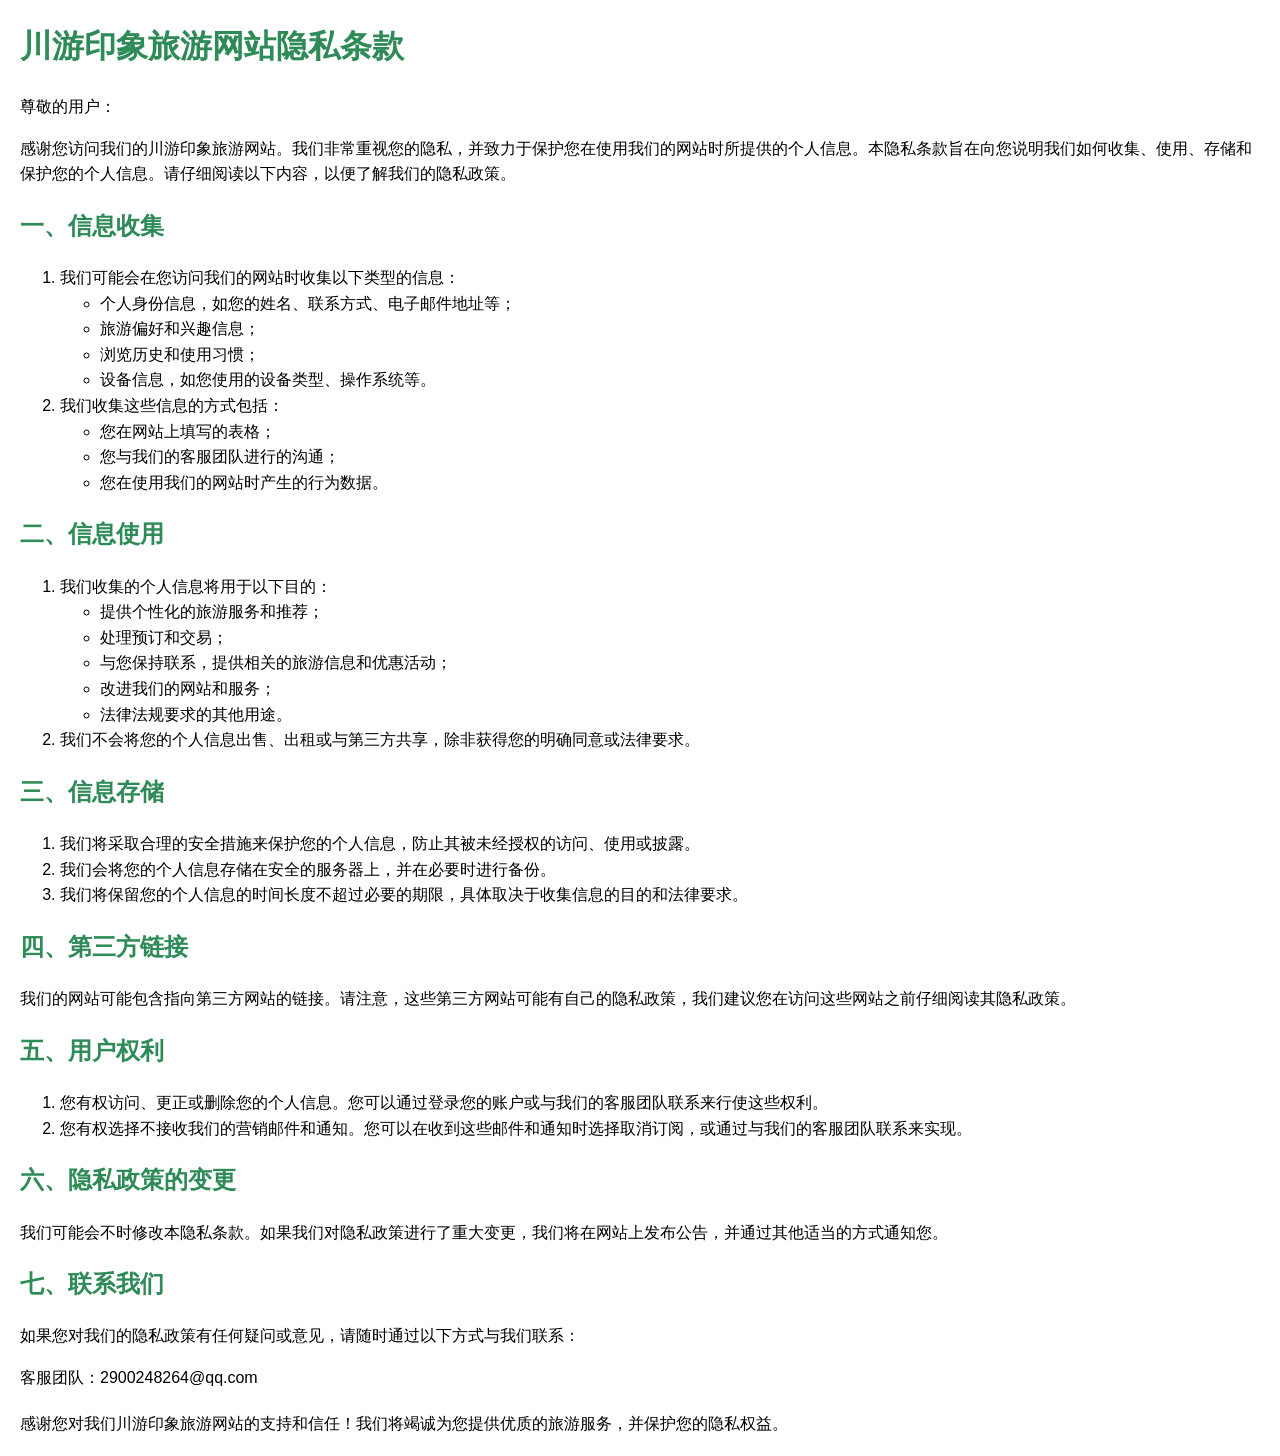
<file: 隐私条款.html>
<!DOCTYPE html>
<html lang="zh-CN">
<head>
    <meta charset="UTF-8">
    <meta name="viewport" content="width=device-width, initial-scale=1.0">
    <title>川游印象旅游网站隐私条款</title>
    <style>
        body {
            font-family: Arial, sans-serif;
            line-height: 1.6;
            margin: 20px;
        }
        h1, h2 {
            color: #2E8B57;
        }
        .section {
            margin-bottom: 20px;
        }
    </style>
</head>
<body>
    <h1>川游印象旅游网站隐私条款</h1>
    <p>尊敬的用户：</p>
    <p>感谢您访问我们的川游印象旅游网站。我们非常重视您的隐私，并致力于保护您在使用我们的网站时所提供的个人信息。本隐私条款旨在向您说明我们如何收集、使用、存储和保护您的个人信息。请仔细阅读以下内容，以便了解我们的隐私政策。</p>

    <div class="section">
        <h2>一、信息收集</h2>
        <ol>
            <li>我们可能会在您访问我们的网站时收集以下类型的信息：
                <ul>
                    <li>个人身份信息，如您的姓名、联系方式、电子邮件地址等；</li>
                    <li>旅游偏好和兴趣信息；</li>
                    <li>浏览历史和使用习惯；</li>
                    <li>设备信息，如您使用的设备类型、操作系统等。</li>
                </ul>
            </li>
            <li>我们收集这些信息的方式包括：
                <ul>
                    <li>您在网站上填写的表格；</li>
                    <li>您与我们的客服团队进行的沟通；</li>
                    <li>您在使用我们的网站时产生的行为数据。</li>
                </ul>
            </li>
        </ol>
    </div>

    <div class="section">
        <h2>二、信息使用</h2>
        <ol>
            <li>我们收集的个人信息将用于以下目的：
                <ul>
                    <li>提供个性化的旅游服务和推荐；</li>
                    <li>处理预订和交易；</li>
                    <li>与您保持联系，提供相关的旅游信息和优惠活动；</li>
                    <li>改进我们的网站和服务；</li>
                    <li>法律法规要求的其他用途。</li>
                </ul>
            </li>
            <li>我们不会将您的个人信息出售、出租或与第三方共享，除非获得您的明确同意或法律要求。</li>
        </ol>
    </div>

    <div class="section">
        <h2>三、信息存储</h2>
        <ol>
            <li>我们将采取合理的安全措施来保护您的个人信息，防止其被未经授权的访问、使用或披露。</li>
            <li>我们会将您的个人信息存储在安全的服务器上，并在必要时进行备份。</li>
            <li>我们将保留您的个人信息的时间长度不超过必要的期限，具体取决于收集信息的目的和法律要求。</li>
        </ol>
    </div>

    <div class="section">
        <h2>四、第三方链接</h2>
        <p>我们的网站可能包含指向第三方网站的链接。请注意，这些第三方网站可能有自己的隐私政策，我们建议您在访问这些网站之前仔细阅读其隐私政策。</p>
    </div>

    <div class="section">
        <h2>五、用户权利</h2>
        <ol>
            <li>您有权访问、更正或删除您的个人信息。您可以通过登录您的账户或与我们的客服团队联系来行使这些权利。</li>
            <li>您有权选择不接收我们的营销邮件和通知。您可以在收到这些邮件和通知时选择取消订阅，或通过与我们的客服团队联系来实现。</li>
        </ol>
    </div>

    <div class="section">
        <h2>六、隐私政策的变更</h2>
        <p>我们可能会不时修改本隐私条款。如果我们对隐私政策进行了重大变更，我们将在网站上发布公告，并通过其他适当的方式通知您。</p>
    </div>

    <div class="section">
        <h2>七、联系我们</h2>
        <p>如果您对我们的隐私政策有任何疑问或意见，请随时通过以下方式与我们联系：</p>
        <p>客服团队：2900248264@qq.com</p>
    </div>

    <p>感谢您对我们川游印象旅游网站的支持和信任！我们将竭诚为您提供优质的旅游服务，并保护您的隐私权益。</p>
</body>
</html>
</file>
<file: public-style.css>
ul,li{
  margin: 0;
  padding: 0;
  list-style: none;
}
a{
  text-decoration: none;
  color: #000000;
}
.wrapper{
  width: 1100px;
  margin: 0 auto;
}
.sizeof1{
font-size: 14px;
font-weight: 600;
}
.sizeof2{
font-size: 11px;
font-weight: 400;
}
.sizeof3{
font-size: 19px;
font-weight: 400;
}
.sizeof4{
font-size: 16px;
font-weight: 400;
}
.butiful-title{
  background-color: #eee;
  width: 200px;
  height: 30px;
  margin: 0 auto;
  box-shadow: 3px 3px black;
  border: solid 2px black;
  margin-top: 20px;
  font-weight: 600;
  margin-bottom: 30px;
}
.butiful-title::before{
  font-size: 18px;
  display: block;
  background-color:#eee;
  padding: 0 6px;
  position:absolute;
  top: 40px;
  left: 0;
  right: 0;
  width: 100px;
  margin: 0 auto;
text-align: center;
}
.butiful-title1::before{
  content: "景点简介";
}
.butiful-title2::before{
  content: "游览路线";
}
.butiful-title3::before{
  content: "特色美食";
}
/* 标题两边的线 */
.tow-line::before,.tow-line::after{
  content: "";
  display: inline-block;
  width: 50px;
  height: 50px;
  margin: 0 10px;
  position: relative;
  bottom: 5px;
  border-bottom: solid 2px rgb(255, 0, 0);
  }
  p{
    text-indent: 2em;
    margin: 0;
  }
.main-header .item{
background-color: aqua;
cursor: pointer;
text-align: center;
height: 40px;
line-height: 40px;
z-index: 2;
}
.main-header .item1{
position: fixed;
right: 0;
top: 330px;
}
.main-header .item2{
position: fixed;
right: 0;
top: 370px;
}
.main-header .item:hover .title{
width: 70px;
}
.main-header .item .icon{
position:fixed;
right: 0px;
width: 40px;
background-color: skyblue;
}
.main-header .item .title{
font-size: 15px;
font-weight: 600;
white-space: nowrap;
background-color: skyblue;
transition: all 0.2s;
position: absolute;
right: 40px;
width:0px;
overflow: hidden;
}
.main-header .item .title:hover{
color: white;
}


.main-footer{
  padding: 20px 0;
  overflow: auto;
  background-color: #000000;
  color: white;
}
.main-footer .item{
  font-size: 14px;
  font-weight: 400;
  margin-top: 5px;
}
.main-footer .title{
  font-size: 20px;
  font-weight: 600;
  margin-top: 20px;
}
</file>
